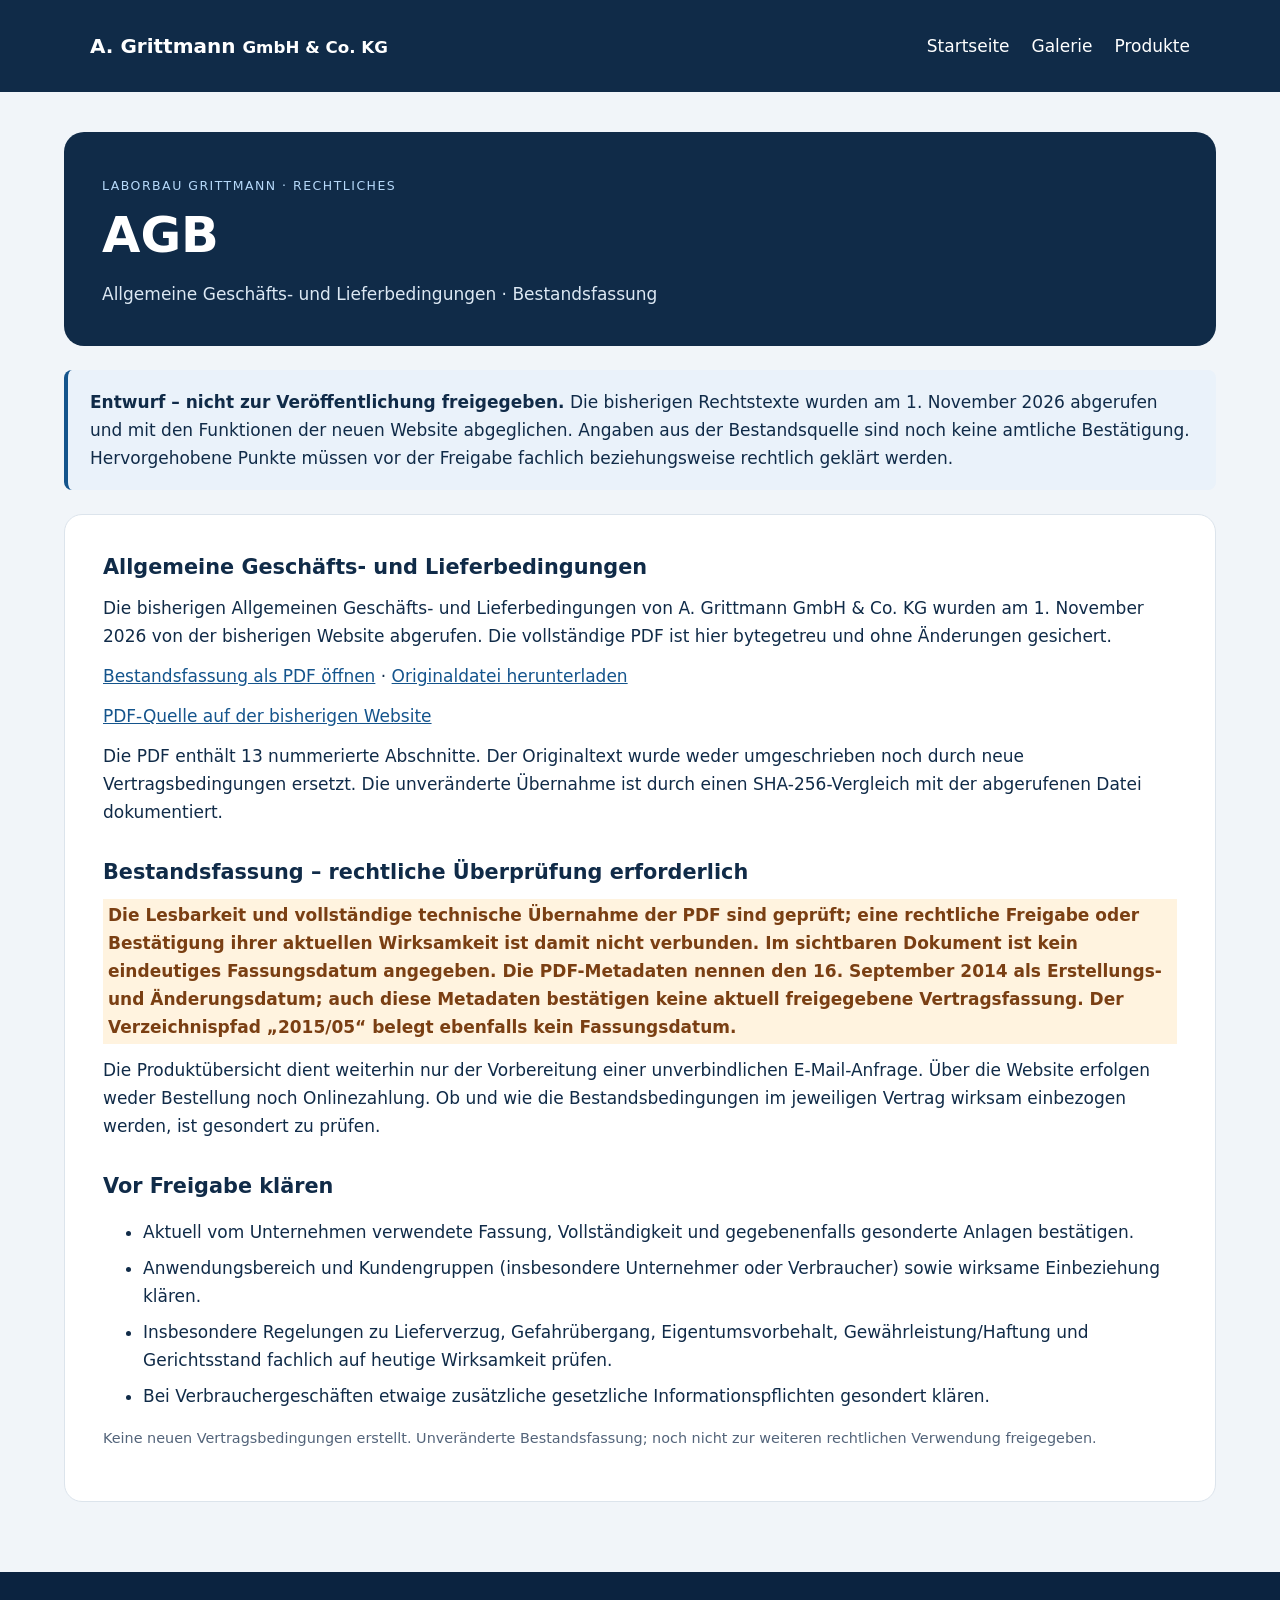
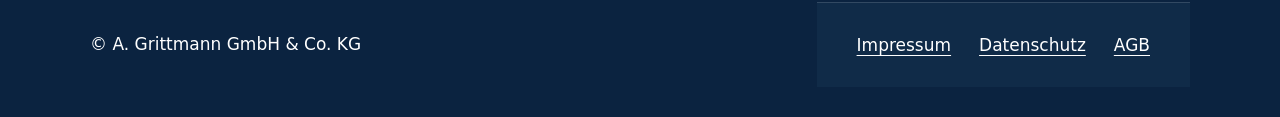
<file: agb.html>
<!doctype html>
<html lang="de"><head><meta charset="utf-8"><meta name="viewport" content="width=device-width, initial-scale=1"><meta name="robots" content="noindex, nofollow"><title>AGB | Laborbau Grittmann</title><link rel="stylesheet" href="legal.css"><link href="theme.css" rel="stylesheet"/></head>
<body class="legal-page site-page page-legal"><header class="legal-header"><a class="legal-brand" href="index.html">A. Grittmann <small>GmbH &amp; Co. KG</small></a><nav aria-label="Hauptnavigation"><a href="index.html">Startseite</a><a href="galerie.html">Galerie</a><a href="shop.html">Produkte</a></nav></header>
<main class="legal-main"><div class="legal-hero"><span class="legal-eyebrow">Laborbau Grittmann · Rechtliches</span><h1>AGB</h1><p>Allgemeine Geschäfts- und Lieferbedingungen · Bestandsfassung</p></div><aside class="legal-notice"><strong>Entwurf – nicht zur Veröffentlichung freigegeben.</strong> Die bisherigen Rechtstexte wurden am 1. November 2026 abgerufen und mit den Funktionen der neuen Website abgeglichen. Angaben aus der Bestandsquelle sind noch keine amtliche Bestätigung. Hervorgehobene Punkte müssen vor der Freigabe fachlich beziehungsweise rechtlich geklärt werden.</aside><article class="legal-content"><h2>Allgemeine Geschäfts- und Lieferbedingungen</h2><p>Die bisherigen Allgemeinen Geschäfts- und Lieferbedingungen von A. Grittmann GmbH &amp; Co. KG wurden am 1. November 2026 von der bisherigen Website abgerufen. Die vollständige PDF ist hier bytegetreu und ohne Änderungen gesichert.</p><p><a href="dokumente/agb-bestandsfassung.pdf">Bestandsfassung als PDF öffnen</a> · <a href="dokumente/agb-bestandsfassung.pdf" download>Originaldatei herunterladen</a></p><p><a href="https://laborbau-grittmann.de/wp-content/uploads/2015/05/ALLGEMEINE-GESCH%C3%84FTS-u.-LIEFERBEDINGUNGEN.pdf">PDF-Quelle auf der bisherigen Website</a></p><p>Die PDF enthält 13 nummerierte Abschnitte. Der Originaltext wurde weder umgeschrieben noch durch neue Vertragsbedingungen ersetzt. Die unveränderte Übernahme ist durch einen SHA-256-Vergleich mit der abgerufenen Datei dokumentiert.</p><h2>Bestandsfassung – rechtliche Überprüfung erforderlich</h2><p class="legal-review">Die Lesbarkeit und vollständige technische Übernahme der PDF sind geprüft; eine rechtliche Freigabe oder Bestätigung ihrer aktuellen Wirksamkeit ist damit nicht verbunden. Im sichtbaren Dokument ist kein eindeutiges Fassungsdatum angegeben. Die PDF-Metadaten nennen den 16. September 2014 als Erstellungs- und Änderungsdatum; auch diese Metadaten bestätigen keine aktuell freigegebene Vertragsfassung. Der Verzeichnispfad „2015/05“ belegt ebenfalls kein Fassungsdatum.</p><p>Die Produktübersicht dient weiterhin nur der Vorbereitung einer unverbindlichen E-Mail-Anfrage. Über die Website erfolgen weder Bestellung noch Onlinezahlung. Ob und wie die Bestandsbedingungen im jeweiligen Vertrag wirksam einbezogen werden, ist gesondert zu prüfen.</p><h2>Vor Freigabe klären</h2><ul><li>Aktuell vom Unternehmen verwendete Fassung, Vollständigkeit und gegebenenfalls gesonderte Anlagen bestätigen.</li><li>Anwendungsbereich und Kundengruppen (insbesondere Unternehmer oder Verbraucher) sowie wirksame Einbeziehung klären.</li><li>Insbesondere Regelungen zu Lieferverzug, Gefahrübergang, Eigentumsvorbehalt, Gewährleistung/Haftung und Gerichtsstand fachlich auf heutige Wirksamkeit prüfen.</li><li>Bei Verbrauchergeschäften etwaige zusätzliche gesetzliche Informationspflichten gesondert klären.</li></ul><p class="legal-source">Keine neuen Vertragsbedingungen erstellt. Unveränderte Bestandsfassung; noch nicht zur weiteren rechtlichen Verwendung freigegeben.</p></article></main>
<footer><span>© A. Grittmann GmbH &amp; Co. KG</span><nav class="legal-footer-links" aria-label="Rechtliche Informationen"><a href="impressum.html">Impressum</a><a href="datenschutz.html">Datenschutz</a><a href="agb.html">AGB</a></nav></footer></body></html>
</file>
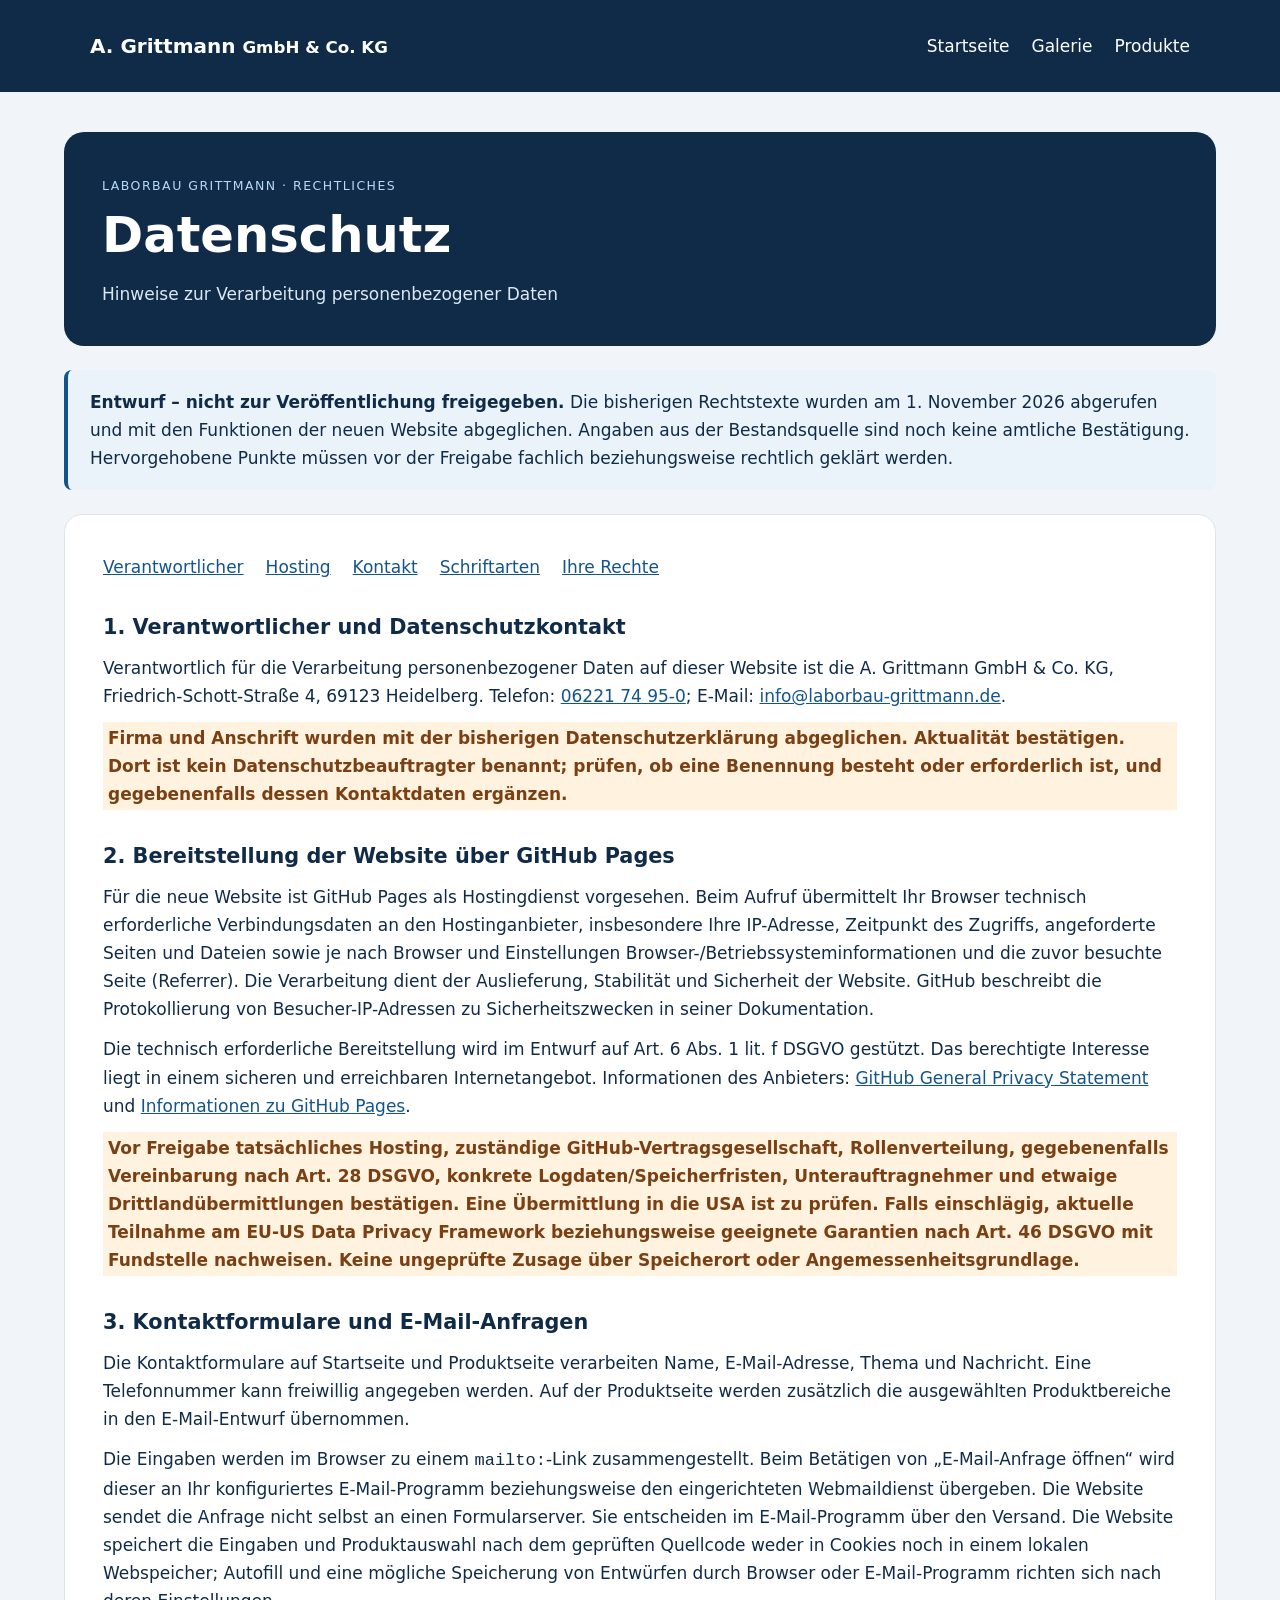
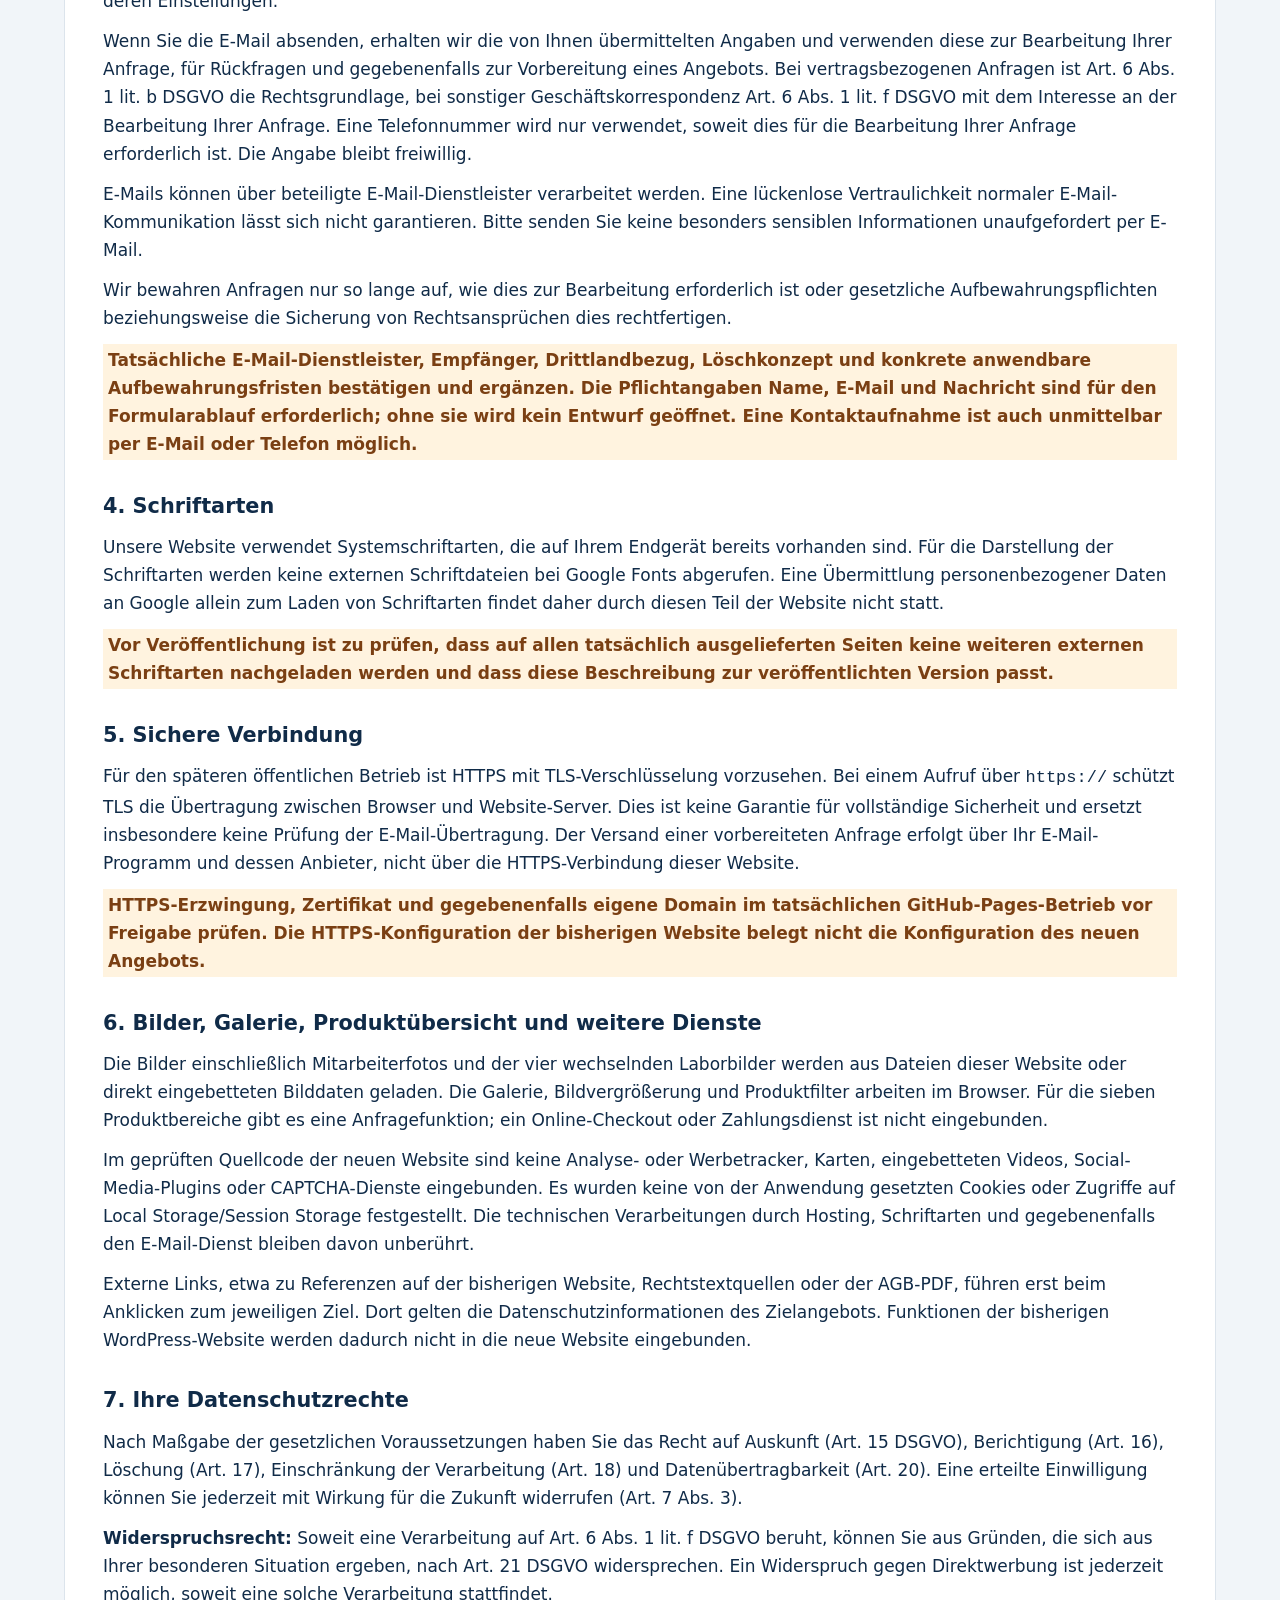
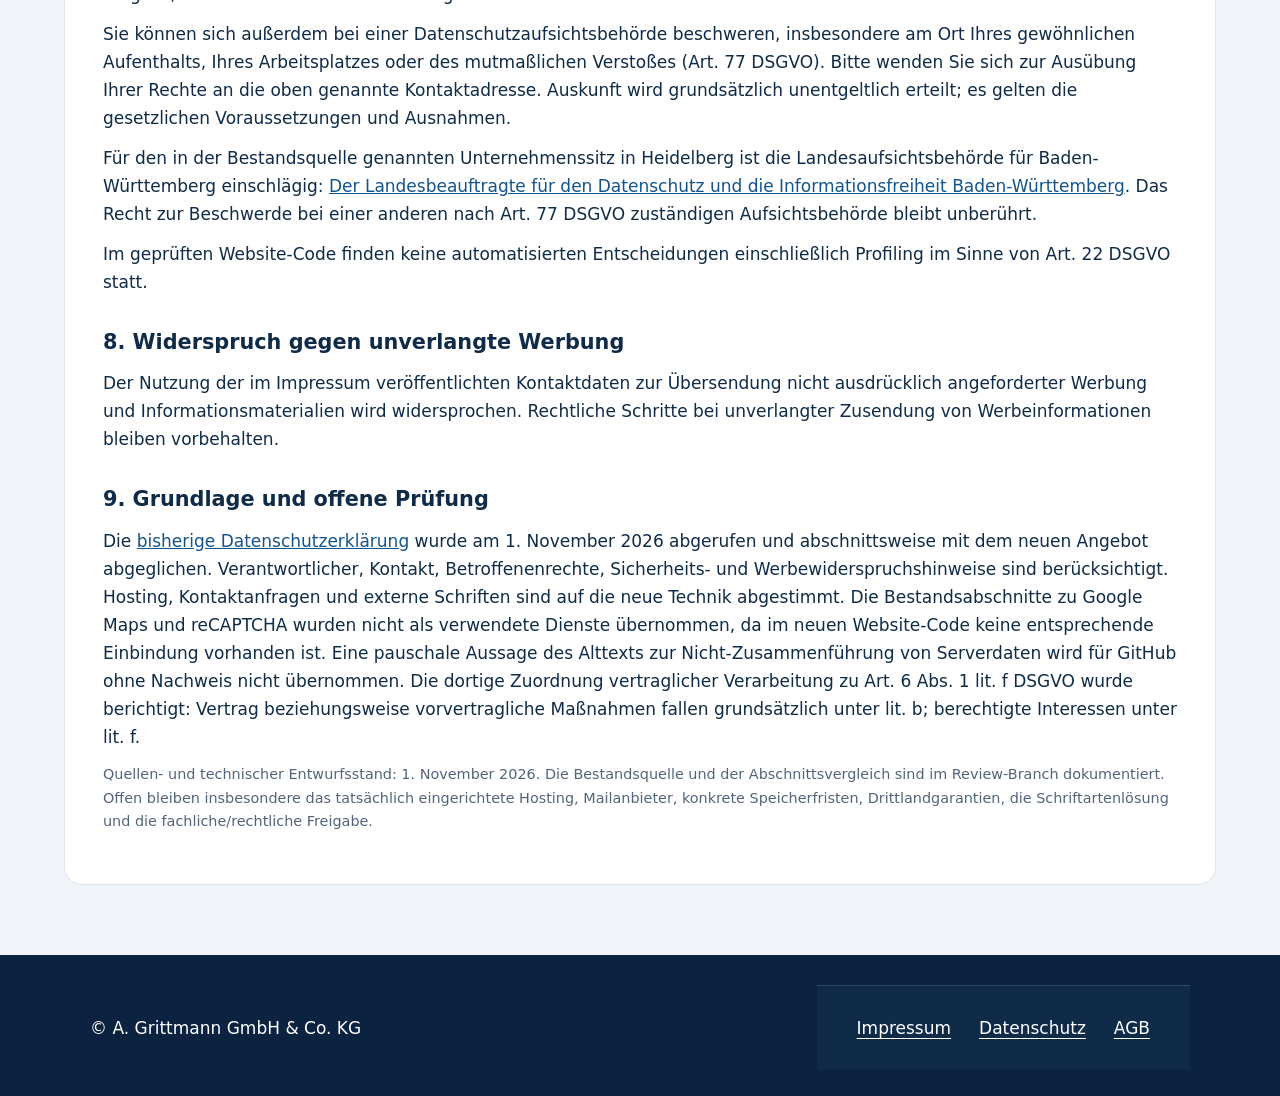
<file: datenschutz.html>
<!doctype html>
<html lang="de"><head><meta charset="utf-8"><meta name="viewport" content="width=device-width, initial-scale=1"><meta name="robots" content="noindex, nofollow"><title>Datenschutz | Laborbau Grittmann</title><link rel="stylesheet" href="legal.css"><link href="theme.css" rel="stylesheet"/></head>
<body class="legal-page site-page page-legal"><header class="legal-header"><a class="legal-brand" href="index.html">A. Grittmann <small>GmbH &amp; Co. KG</small></a><nav aria-label="Hauptnavigation"><a href="index.html">Startseite</a><a href="galerie.html">Galerie</a><a href="shop.html">Produkte</a></nav></header>
<main class="legal-main"><div class="legal-hero"><span class="legal-eyebrow">Laborbau Grittmann · Rechtliches</span><h1>Datenschutz</h1><p>Hinweise zur Verarbeitung personenbezogener Daten</p></div><aside class="legal-notice"><strong>Entwurf – nicht zur Veröffentlichung freigegeben.</strong> Die bisherigen Rechtstexte wurden am 1. November 2026 abgerufen und mit den Funktionen der neuen Website abgeglichen. Angaben aus der Bestandsquelle sind noch keine amtliche Bestätigung. Hervorgehobene Punkte müssen vor der Freigabe fachlich beziehungsweise rechtlich geklärt werden.</aside><article class="legal-content"><nav class="legal-toc" aria-label="Inhalt der Datenschutzhinweise"><a href="#verantwortlich">Verantwortlicher</a><a href="#hosting">Hosting</a><a href="#kontakt">Kontakt</a><a href="#schriften">Schriftarten</a><a href="#rechte">Ihre Rechte</a></nav>
<h2 id="verantwortlich">1. Verantwortlicher und Datenschutzkontakt</h2><p>Verantwortlich für die Verarbeitung personenbezogener Daten auf dieser Website ist die A. Grittmann GmbH &amp; Co. KG, Friedrich-Schott-Straße 4, 69123 Heidelberg. Telefon: <a href="tel:+49622174950">06221 74 95-0</a>; E-Mail: <a href="mailto:info@laborbau-grittmann.de">info@laborbau-grittmann.de</a>.</p><p class="legal-review">Firma und Anschrift wurden mit der bisherigen Datenschutzerklärung abgeglichen. Aktualität bestätigen. Dort ist kein Datenschutzbeauftragter benannt; prüfen, ob eine Benennung besteht oder erforderlich ist, und gegebenenfalls dessen Kontaktdaten ergänzen.</p>
<h2 id="hosting">2. Bereitstellung der Website über GitHub Pages</h2><p>Für die neue Website ist GitHub Pages als Hostingdienst vorgesehen. Beim Aufruf übermittelt Ihr Browser technisch erforderliche Verbindungsdaten an den Hostinganbieter, insbesondere Ihre IP-Adresse, Zeitpunkt des Zugriffs, angeforderte Seiten und Dateien sowie je nach Browser und Einstellungen Browser-/Betriebssysteminformationen und die zuvor besuchte Seite (Referrer). Die Verarbeitung dient der Auslieferung, Stabilität und Sicherheit der Website. GitHub beschreibt die Protokollierung von Besucher-IP-Adressen zu Sicherheitszwecken in seiner Dokumentation.</p><p>Die technisch erforderliche Bereitstellung wird im Entwurf auf Art. 6 Abs. 1 lit. f DSGVO gestützt. Das berechtigte Interesse liegt in einem sicheren und erreichbaren Internetangebot. Informationen des Anbieters: <a href="https://docs.github.com/en/site-policy/privacy-policies/github-general-privacy-statement">GitHub General Privacy Statement</a> und <a href="https://docs.github.com/en/pages/getting-started-with-github-pages/about-github-pages">Informationen zu GitHub Pages</a>.</p><p class="legal-review">Vor Freigabe tatsächliches Hosting, zuständige GitHub-Vertragsgesellschaft, Rollenverteilung, gegebenenfalls Vereinbarung nach Art. 28 DSGVO, konkrete Logdaten/Speicherfristen, Unterauftragnehmer und etwaige Drittlandübermittlungen bestätigen. Eine Übermittlung in die USA ist zu prüfen. Falls einschlägig, aktuelle Teilnahme am EU-US Data Privacy Framework beziehungsweise geeignete Garantien nach Art. 46 DSGVO mit Fundstelle nachweisen. Keine ungeprüfte Zusage über Speicherort oder Angemessenheitsgrundlage.</p>
<h2 id="kontakt">3. Kontaktformulare und E-Mail-Anfragen</h2><p>Die Kontaktformulare auf Startseite und Produktseite verarbeiten Name, E-Mail-Adresse, Thema und Nachricht. Eine Telefonnummer kann freiwillig angegeben werden. Auf der Produktseite werden zusätzlich die ausgewählten Produktbereiche in den E-Mail-Entwurf übernommen.</p><p>Die Eingaben werden im Browser zu einem <code>mailto:</code>-Link zusammengestellt. Beim Betätigen von „E-Mail-Anfrage öffnen“ wird dieser an Ihr konfiguriertes E-Mail-Programm beziehungsweise den eingerichteten Webmaildienst übergeben. Die Website sendet die Anfrage nicht selbst an einen Formularserver. Sie entscheiden im E-Mail-Programm über den Versand. Die Website speichert die Eingaben und Produktauswahl nach dem geprüften Quellcode weder in Cookies noch in einem lokalen Webspeicher; Autofill und eine mögliche Speicherung von Entwürfen durch Browser oder E-Mail-Programm richten sich nach deren Einstellungen.</p><p>Wenn Sie die E-Mail absenden, erhalten wir die von Ihnen übermittelten Angaben und verwenden diese zur Bearbeitung Ihrer Anfrage, für Rückfragen und gegebenenfalls zur Vorbereitung eines Angebots. Bei vertragsbezogenen Anfragen ist Art. 6 Abs. 1 lit. b DSGVO die Rechtsgrundlage, bei sonstiger Geschäftskorrespondenz Art. 6 Abs. 1 lit. f DSGVO mit dem Interesse an der Bearbeitung Ihrer Anfrage. Eine Telefonnummer wird nur verwendet, soweit dies für die Bearbeitung Ihrer Anfrage erforderlich ist. Die Angabe bleibt freiwillig.</p><p>E-Mails können über beteiligte E-Mail-Dienstleister verarbeitet werden. Eine lückenlose Vertraulichkeit normaler E-Mail-Kommunikation lässt sich nicht garantieren. Bitte senden Sie keine besonders sensiblen Informationen unaufgefordert per E-Mail.</p><p>Wir bewahren Anfragen nur so lange auf, wie dies zur Bearbeitung erforderlich ist oder gesetzliche Aufbewahrungspflichten beziehungsweise die Sicherung von Rechtsansprüchen dies rechtfertigen.</p><p class="legal-review">Tatsächliche E-Mail-Dienstleister, Empfänger, Drittlandbezug, Löschkonzept und konkrete anwendbare Aufbewahrungsfristen bestätigen und ergänzen. Die Pflichtangaben Name, E-Mail und Nachricht sind für den Formularablauf erforderlich; ohne sie wird kein Entwurf geöffnet. Eine Kontaktaufnahme ist auch unmittelbar per E-Mail oder Telefon möglich.</p>
<h2 id="schriften">4. Schriftarten</h2><p>Unsere Website verwendet Systemschriftarten, die auf Ihrem Endgerät bereits vorhanden sind. Für die Darstellung der Schriftarten werden keine externen Schriftdateien bei Google Fonts abgerufen. Eine Übermittlung personenbezogener Daten an Google allein zum Laden von Schriftarten findet daher durch diesen Teil der Website nicht statt.</p><p class="legal-review">Vor Veröffentlichung ist zu prüfen, dass auf allen tatsächlich ausgelieferten Seiten keine weiteren externen Schriftarten nachgeladen werden und dass diese Beschreibung zur veröffentlichten Version passt.</p>
<h2>5. Sichere Verbindung</h2><p>Für den späteren öffentlichen Betrieb ist HTTPS mit TLS-Verschlüsselung vorzusehen. Bei einem Aufruf über <code>https://</code> schützt TLS die Übertragung zwischen Browser und Website-Server. Dies ist keine Garantie für vollständige Sicherheit und ersetzt insbesondere keine Prüfung der E-Mail-Übertragung. Der Versand einer vorbereiteten Anfrage erfolgt über Ihr E-Mail-Programm und dessen Anbieter, nicht über die HTTPS-Verbindung dieser Website.</p><p class="legal-review">HTTPS-Erzwingung, Zertifikat und gegebenenfalls eigene Domain im tatsächlichen GitHub-Pages-Betrieb vor Freigabe prüfen. Die HTTPS-Konfiguration der bisherigen Website belegt nicht die Konfiguration des neuen Angebots.</p>
<h2>6. Bilder, Galerie, Produktübersicht und weitere Dienste</h2><p>Die Bilder einschließlich Mitarbeiterfotos und der vier wechselnden Laborbilder werden aus Dateien dieser Website oder direkt eingebetteten Bilddaten geladen. Die Galerie, Bildvergrößerung und Produktfilter arbeiten im Browser. Für die sieben Produktbereiche gibt es eine Anfragefunktion; ein Online-Checkout oder Zahlungsdienst ist nicht eingebunden.</p><p>Im geprüften Quellcode der neuen Website sind keine Analyse- oder Werbetracker, Karten, eingebetteten Videos, Social-Media-Plugins oder CAPTCHA-Dienste eingebunden. Es wurden keine von der Anwendung gesetzten Cookies oder Zugriffe auf Local Storage/Session Storage festgestellt. Die technischen Verarbeitungen durch Hosting, Schriftarten und gegebenenfalls den E-Mail-Dienst bleiben davon unberührt.</p><p>Externe Links, etwa zu Referenzen auf der bisherigen Website, Rechtstextquellen oder der AGB-PDF, führen erst beim Anklicken zum jeweiligen Ziel. Dort gelten die Datenschutzinformationen des Zielangebots. Funktionen der bisherigen WordPress-Website werden dadurch nicht in die neue Website eingebunden.</p>
<h2 id="rechte">7. Ihre Datenschutzrechte</h2><p>Nach Maßgabe der gesetzlichen Voraussetzungen haben Sie das Recht auf Auskunft (Art. 15 DSGVO), Berichtigung (Art. 16), Löschung (Art. 17), Einschränkung der Verarbeitung (Art. 18) und Datenübertragbarkeit (Art. 20). Eine erteilte Einwilligung können Sie jederzeit mit Wirkung für die Zukunft widerrufen (Art. 7 Abs. 3).</p><p><strong>Widerspruchsrecht:</strong> Soweit eine Verarbeitung auf Art. 6 Abs. 1 lit. f DSGVO beruht, können Sie aus Gründen, die sich aus Ihrer besonderen Situation ergeben, nach Art. 21 DSGVO widersprechen. Ein Widerspruch gegen Direktwerbung ist jederzeit möglich, soweit eine solche Verarbeitung stattfindet.</p><p>Sie können sich außerdem bei einer Datenschutzaufsichtsbehörde beschweren, insbesondere am Ort Ihres gewöhnlichen Aufenthalts, Ihres Arbeitsplatzes oder des mutmaßlichen Verstoßes (Art. 77 DSGVO). Bitte wenden Sie sich zur Ausübung Ihrer Rechte an die oben genannte Kontaktadresse. Auskunft wird grundsätzlich unentgeltlich erteilt; es gelten die gesetzlichen Voraussetzungen und Ausnahmen.</p><p>Für den in der Bestandsquelle genannten Unternehmenssitz in Heidelberg ist die Landesaufsichtsbehörde für Baden-Württemberg einschlägig: <a href="https://www.baden-wuerttemberg.datenschutz.de/">Der Landesbeauftragte für den Datenschutz und die Informationsfreiheit Baden-Württemberg</a>. Das Recht zur Beschwerde bei einer anderen nach Art. 77 DSGVO zuständigen Aufsichtsbehörde bleibt unberührt.</p><p>Im geprüften Website-Code finden keine automatisierten Entscheidungen einschließlich Profiling im Sinne von Art. 22 DSGVO statt.</p>
<h2>8. Widerspruch gegen unverlangte Werbung</h2><p>Der Nutzung der im Impressum veröffentlichten Kontaktdaten zur Übersendung nicht ausdrücklich angeforderter Werbung und Informationsmaterialien wird widersprochen. Rechtliche Schritte bei unverlangter Zusendung von Werbeinformationen bleiben vorbehalten.</p>
<h2>9. Grundlage und offene Prüfung</h2><p>Die <a href="https://laborbau-grittmann.de/datenschutzerklaerung/">bisherige Datenschutzerklärung</a> wurde am 1. November 2026 abgerufen und abschnittsweise mit dem neuen Angebot abgeglichen. Verantwortlicher, Kontakt, Betroffenenrechte, Sicherheits- und Werbewiderspruchshinweise sind berücksichtigt. Hosting, Kontaktanfragen und externe Schriften sind auf die neue Technik abgestimmt. Die Bestandsabschnitte zu Google Maps und reCAPTCHA wurden nicht als verwendete Dienste übernommen, da im neuen Website-Code keine entsprechende Einbindung vorhanden ist. Eine pauschale Aussage des Alttexts zur Nicht-Zusammenführung von Serverdaten wird für GitHub ohne Nachweis nicht übernommen. Die dortige Zuordnung vertraglicher Verarbeitung zu Art. 6 Abs. 1 lit. f DSGVO wurde berichtigt: Vertrag beziehungsweise vorvertragliche Maßnahmen fallen grundsätzlich unter lit. b; berechtigte Interessen unter lit. f.</p><p class="legal-source">Quellen- und technischer Entwurfsstand: 1. November 2026. Die Bestandsquelle und der Abschnittsvergleich sind im Review-Branch dokumentiert. Offen bleiben insbesondere das tatsächlich eingerichtete Hosting, Mailanbieter, konkrete Speicherfristen, Drittlandgarantien, die Schriftartenlösung und die fachliche/rechtliche Freigabe.</p></article></main>
<footer><span>© A. Grittmann GmbH &amp; Co. KG</span><nav class="legal-footer-links" aria-label="Rechtliche Informationen"><a href="impressum.html">Impressum</a><a href="datenschutz.html">Datenschutz</a><a href="agb.html">AGB</a></nav></footer></body></html>
</file>
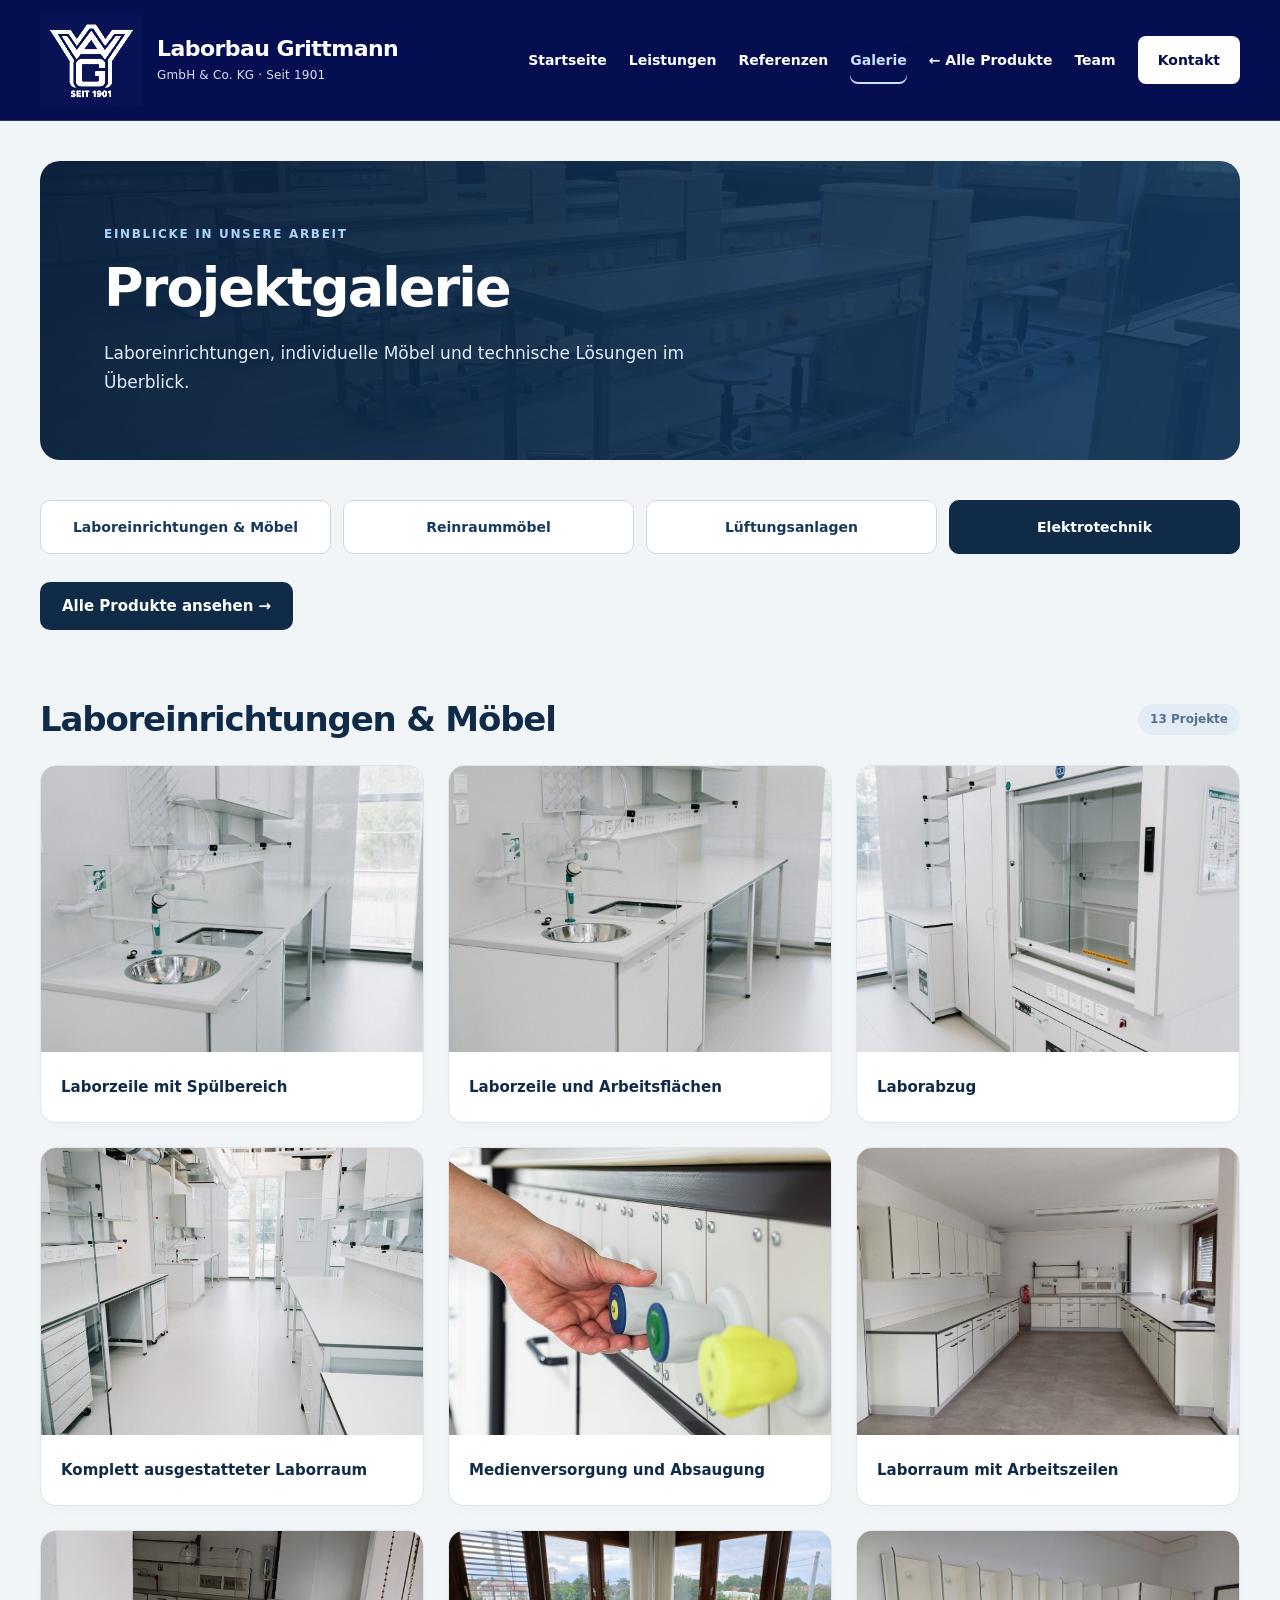
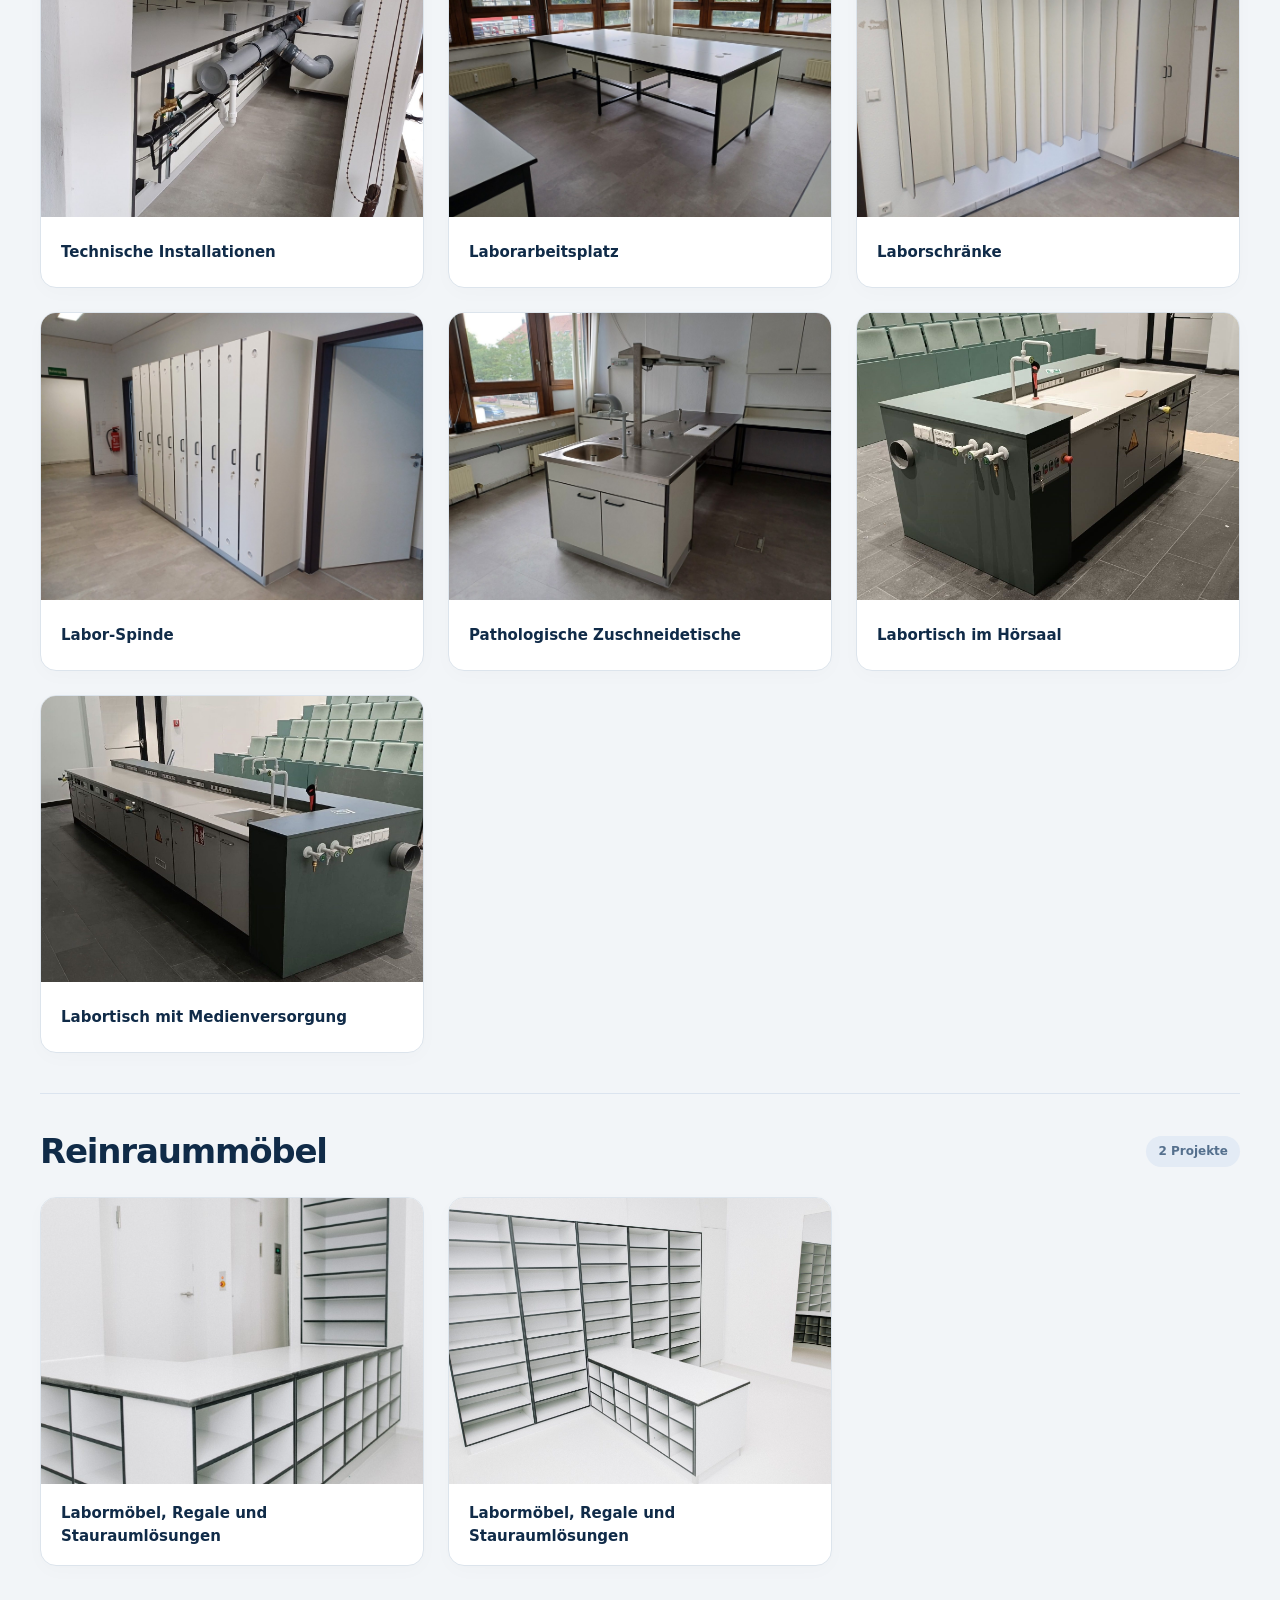
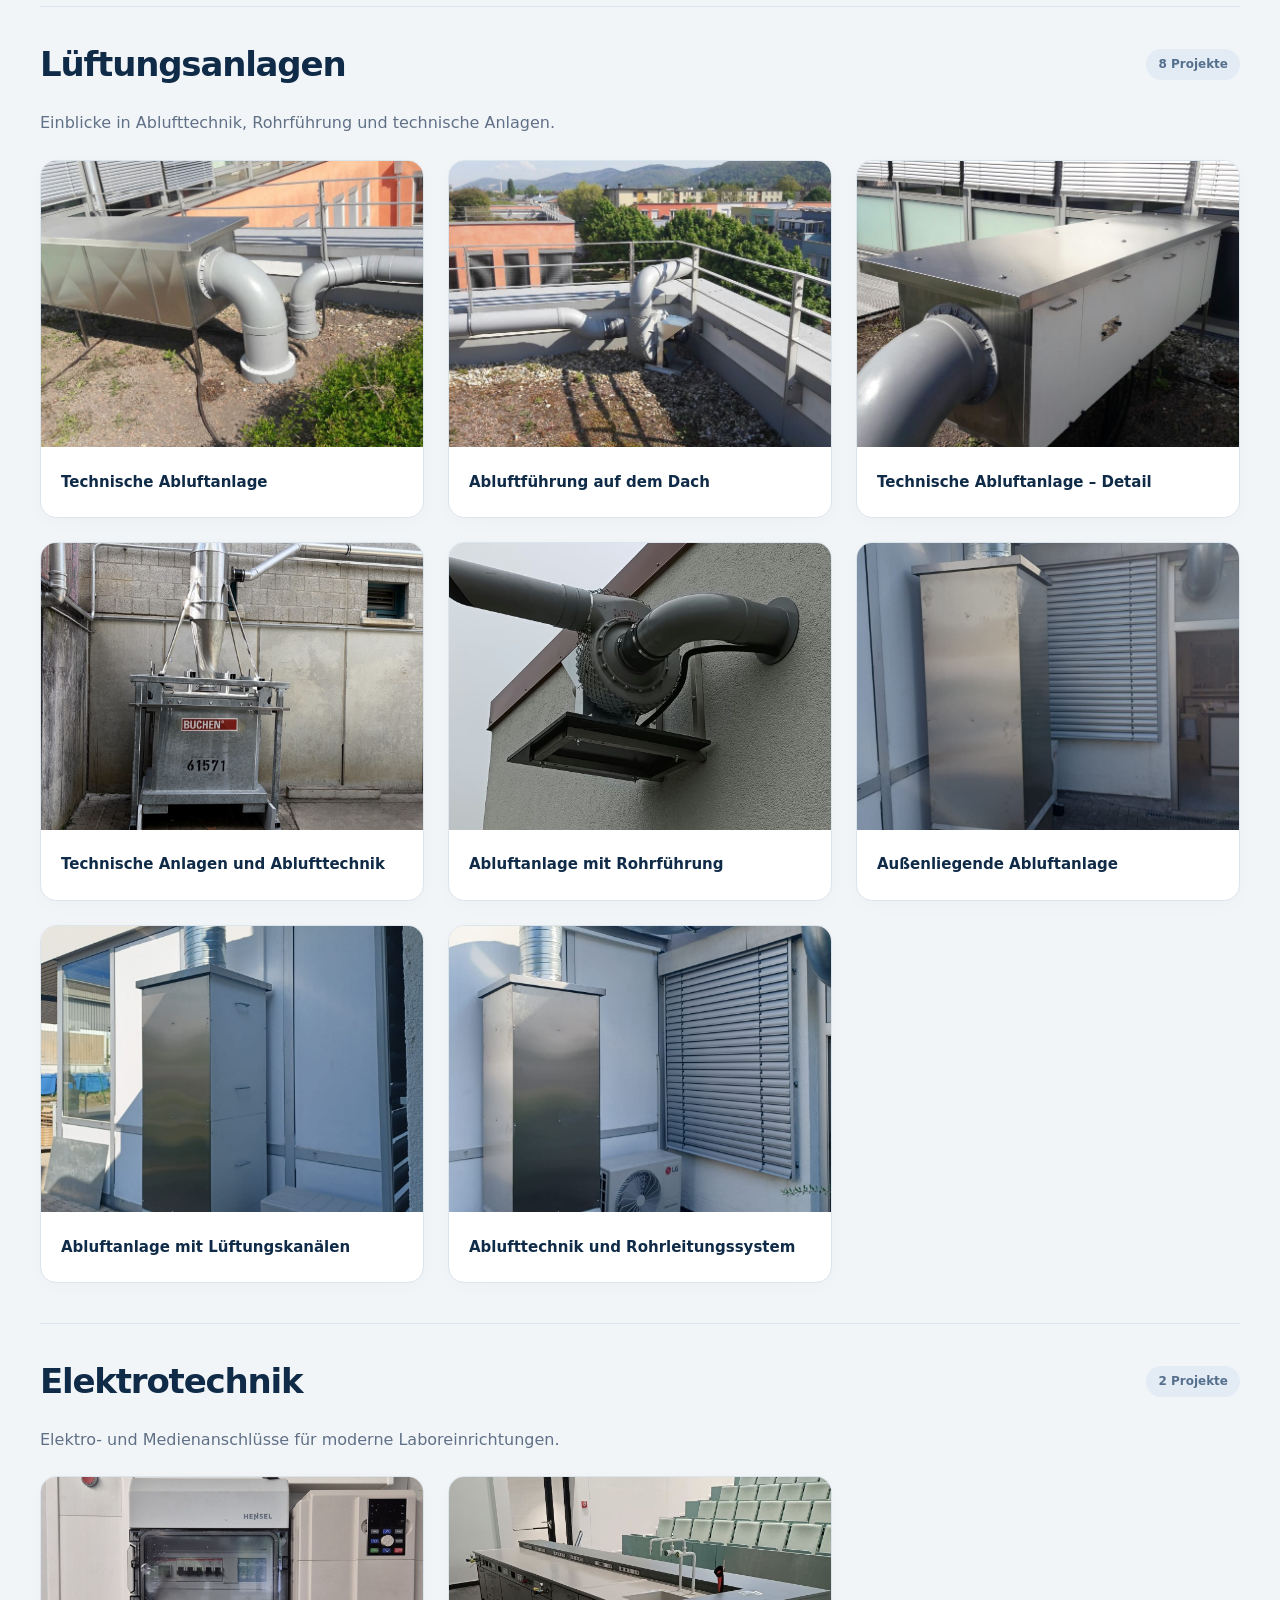
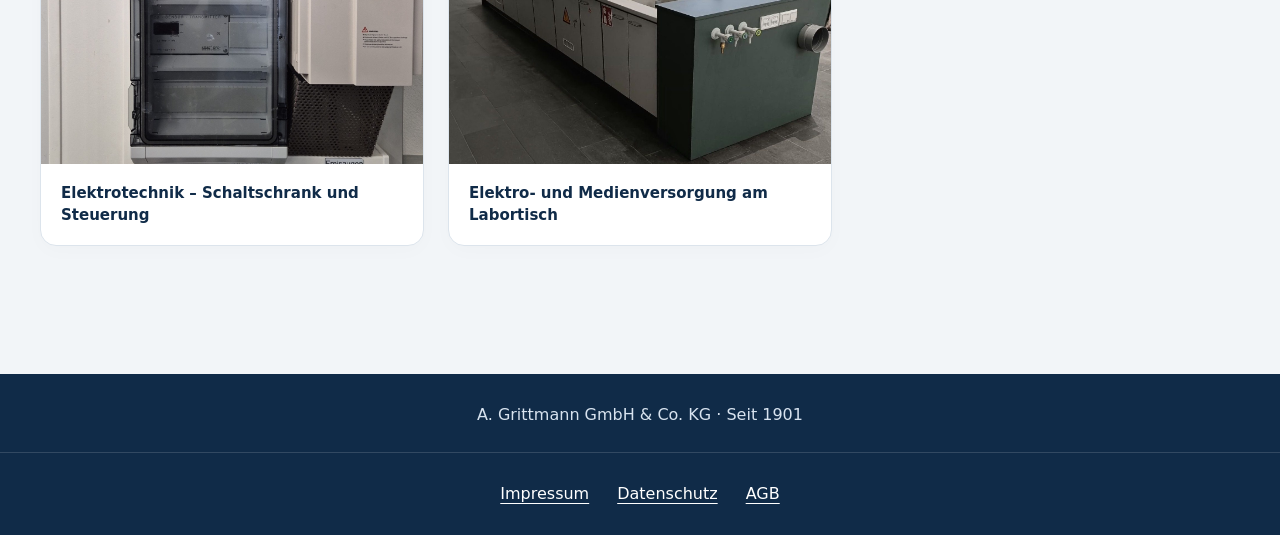
<file: galerie.html>
<!DOCTYPE html>

<html lang="de"><head><meta charset="utf-8"/><meta content="width=device-width,initial-scale=1" name="viewport"/><title>Projektgalerie | A. Grittmann</title><meta content="Einblicke in Laboreinrichtungen und technische Lösungen von A. Grittmann." name="description"/><style>*{box-sizing:border-box}body{margin:0;font-family:system-ui,-apple-system,sans-serif;color:#152e50;background:#f4f6fa}header{background:white;border-bottom:1px solid #e2e8f0;padding:18px 5%}header a{color:#152e50;text-decoration:none;font-weight:750;display:inline-flex;align-items:center;gap:14px}header img{height:54px;max-width:220px;width:auto;object-fit:contain}.brand-name{display:flex;flex-direction:column;line-height:1.1}.brand-name strong{font-size:1.35rem;letter-spacing:.02em}.brand-name small{font-size:.76rem;font-weight:600;color:#60799e;margin-top:5px}.back-link{margin-left:auto;font-size:.92rem}@media(max-width:520px){header img{height:40px;max-width:110px}.brand-name strong{font-size:1.08rem}.back-link{font-size:.78rem}}main{max-width:1180px;margin:auto;padding:50px 22px 80px}.eyebrow{letter-spacing:.18em;text-transform:uppercase;font-size:.8rem;color:#60799e;font-weight:700}h1{font-size:clamp(2rem,5vw,3.5rem);margin:.5rem 0}p{color:#607086;line-height:1.6}.gallery{display:grid;grid-template-columns:repeat(auto-fit,minmax(250px,1fr));gap:20px;margin-top:35px}.category-nav{display:flex;gap:12px;flex-wrap:wrap;margin:26px 0}.category-nav a{background:white;border:1px solid #d8e1ed;border-radius:999px;padding:10px 17px;text-decoration:none;color:#152e50;font-weight:700}.category-nav a:hover{background:#e7edf7}.section-title{font-size:clamp(1.5rem,3vw,2rem);margin:46px 0 0;scroll-margin-top:24px}.gallery{margin-top:20px}figure{margin:0;background:white;border:1px solid #e0e5ec;border-radius:13px;overflow:hidden}figure img{display:block;width:100%;height:260px;object-fit:cover}figcaption{padding:15px 17px;font-weight:650}footer{text-align:center;padding:28px;color:#607086}figure img{cursor:zoom-in}figure img:focus-visible{outline:3px solid #1e5797;outline-offset:-3px}.lightbox{border:0;padding:0;background:transparent;max-width:96vw;max-height:96dvh;color:white}.lightbox::backdrop{background:rgba(7,17,34,.93)}.lightbox-content{position:relative;display:flex;flex-direction:column;align-items:center;gap:12px;max-height:96dvh}.lightbox img{max-width:94vw;max-height:82dvh;width:auto;height:auto;object-fit:contain}.lightbox p{color:white;text-align:center;margin:0 45px 12px}.lightbox-close{position:absolute;top:4px;right:4px;border:0;background:#fff;color:#152e50;border-radius:50%;font-size:26px;width:42px;height:42px;cursor:pointer;z-index:2}.lightbox img{cursor:zoom-out}</style><style id="grittmann-zoom-style">main img:not([src*="logo"]){cursor:zoom-in}#grittmann-zoom{position:fixed;inset:0;z-index:99999;display:none;align-items:center;justify-content:center;flex-direction:column;gap:10px;background:rgba(4,14,30,.95);padding:60px 12px 22px;box-sizing:border-box}#grittmann-zoom.is-open{display:flex}#grittmann-zoom img{display:block;max-width:96vw;max-height:calc(100dvh - 140px);width:auto;height:auto;object-fit:contain;cursor:default}#grittmann-zoom button{position:absolute;right:15px;top:15px;border:0;border-radius:50%;background:#fff;color:#122b4c;font-size:30px;line-height:1;width:46px;height:46px;cursor:pointer}#grittmann-zoom p{color:#fff;text-align:center;margin:0;font-size:15px;max-width:90vw}body.grittmann-zoom-open{overflow:hidden}</style><style>
/* Galerie-Redesign 2026: eigenständig, ohne Produktseite anzufassen */
:root{--navy:#102b4e;--blue:#1c4f83;--paper:#f3f6fb}
html{scroll-behavior:smooth}
body{background:var(--paper);color:var(--navy)}
header{position:relative;z-index:2;box-shadow:0 5px 24px rgba(15,37,66,.06)}
main{max-width:1280px;padding:30px clamp(16px,4vw,54px) 90px}
.gallery-intro{position:relative;overflow:hidden;isolation:isolate;background:linear-gradient(115deg,rgba(9,32,61,.94),rgba(18,58,96,.88)),url('laborraum-labortische.jpg') center/cover;border-radius:24px;padding:clamp(35px,7vw,90px) clamp(25px,6vw,80px);margin:8px 0 25px;box-shadow:0 18px 42px rgba(16,43,78,.17)}
.gallery-intro .eyebrow{color:#a8d4ff;letter-spacing:.19em}
.gallery-intro h1{color:#fff;font-weight:850;font-size:clamp(2.35rem,6vw,4.6rem);letter-spacing:-.045em;line-height:1.08;margin:16px 0}
.gallery-intro p{color:#e1edfa;font-size:clamp(1rem,2vw,1.2rem);max-width:640px;margin-bottom:0}
.category-nav{position:sticky;top:0;z-index:10;display:flex;flex-wrap:nowrap;overflow-x:auto;scrollbar-width:thin;gap:10px;padding:15px 2px;background:rgba(243,246,251,.96);backdrop-filter:blur(12px);margin:10px 0 8px}
.category-nav a{white-space:nowrap;border-radius:12px;padding:12px 18px;box-shadow:0 2px 8px rgba(15,37,66,.05);transition:background .2s,color .2s,transform .2s}
.category-nav a:hover,.category-nav a:focus-visible{background:var(--navy);color:white;transform:translateY(-1px)}
.project-section{scroll-margin-top:90px;padding:18px 0 42px;border-bottom:1px solid #dbe4ef}
.project-section:last-of-type{border-bottom:0}
.section-title{display:flex;align-items:center;justify-content:space-between;gap:12px;font-size:clamp(1.6rem,3vw,2.25rem);letter-spacing:-.035em;margin:20px 0 14px}
.image-count{font-size:.78rem;letter-spacing:0;color:#55708d;background:#e3ebf5;border-radius:100px;padding:7px 12px;white-space:nowrap;font-weight:700}
.gallery{grid-template-columns:repeat(3,minmax(0,1fr));gap:19px;margin-top:20px}
figure{border:1px solid #e1e8f0;border-radius:18px;box-shadow:0 5px 18px rgba(13,42,72,.07);transition:transform .22s ease,box-shadow .22s ease}
figure:hover{transform:translateY(-4px);box-shadow:0 16px 30px rgba(13,42,72,.14)}
figure img{height:250px;object-fit:cover;background:#e7edf5}
figcaption{font-size:.96rem;min-height:60px;display:flex;align-items:center}
@media(max-width:800px){.gallery{grid-template-columns:repeat(2,minmax(0,1fr))}figure img{height:220px}}
@media(max-width:560px){main{padding:16px 14px 65px}.gallery-intro{border-radius:18px;padding:45px 23px}.category-nav{margin:5px -14px 0;padding:13px 14px}.category-nav a{font-size:.84rem;padding:11px 13px}.gallery{grid-template-columns:repeat(2,minmax(0,1fr));gap:11px}figure{border-radius:12px}figure img{height:150px}figcaption{font-size:.82rem;padding:11px;min-height:65px}.section-title{align-items:flex-start}.image-count{font-size:.69rem;padding:6px 9px}}
@media(max-width:370px){.gallery{grid-template-columns:1fr}figure img{height:220px}}
@media(prefers-reduced-motion:reduce){html{scroll-behavior:auto}figure,.category-nav a{transition:none}}
</style><style>
/* Kompakte, mobile Galerienavigation – Korrektur */
header{display:flex;align-items:center;justify-content:space-between;gap:12px;padding:14px clamp(16px,4vw,40px)}
header>a:first-child{min-width:0;flex:0 1 auto;gap:12px}
header .back-link{flex:0 0 auto;margin:0;text-decoration:none;color:#163a64;font-size:.92rem;font-weight:750;border:1px solid #d7e2ee;border-radius:10px;padding:10px 14px;background:#f5f8fc}
main{padding-top:18px}
.gallery-intro{margin:0 0 18px;padding:clamp(24px,4vw,54px);min-height:0}
.gallery-intro h1{font-size:clamp(2rem,5vw,3.5rem);margin:8px 0 12px}
.gallery-intro p{margin:0}
.category-nav{position:relative;top:auto;display:grid;grid-template-columns:repeat(4,minmax(0,1fr));overflow:visible;gap:9px;margin:14px 0;padding:0;background:transparent;backdrop-filter:none}
.category-nav a{display:flex;align-items:center;justify-content:center;text-align:center;white-space:normal;font-size:.9rem;line-height:1.25;border-radius:12px;padding:12px 8px;min-height:52px;text-decoration:none;color:#17395f}
.gallery-cta{margin:12px 0 22px;text-align:left}
.product-link{display:inline-flex;align-items:center;justify-content:center;text-decoration:none;background:#173b66;color:white;font-weight:750;border-radius:12px;padding:13px 18px;font-size:.95rem}
.project-section{scroll-margin-top:20px}
.section-title{font-size:clamp(1.3rem,2.6vw,1.9rem);line-height:1.25;overflow-wrap:anywhere}
@media(max-width:640px){
 header{padding:12px 15px}header img{height:43px;max-width:58px}.brand-name strong{font-size:.95rem;letter-spacing:0}.brand-name small{font-size:.72rem}header .back-link{font-size:.78rem;padding:9px 10px}
 main{padding:12px 14px 60px}.gallery-intro{padding:26px 19px;border-radius:16px}.gallery-intro h1{font-size:2.05rem}.gallery-intro p{font-size:.95rem}
 .category-nav{grid-template-columns:repeat(2,minmax(0,1fr));gap:8px;margin:12px 0}.category-nav a{font-size:.81rem;min-height:50px;padding:10px 7px}
 .gallery-cta{margin:12px 0 16px}.product-link{width:100%;font-size:.9rem}
 .project-section{padding-top:10px}.section-title{font-size:1.34rem;gap:8px}.image-count{font-size:.64rem;padding:5px 7px}
}
</style><link href="legal.css" rel="stylesheet"/><link href="theme.css" rel="stylesheet"/><link href="logo.css" rel="stylesheet"/></head><body class="site-page page-gallery"><a class="skip-link" href="#main-content">Zum Inhalt</a><header class="head"><div class="wrap headin"><a class="brand" aria-label="Laborbau Grittmann – Zur Startseite" href="index.html"><img class="site-logo" src="a_clean_graphic_logo_image_identical_to_the_given.png" alt="Laborbau Grittmann – Seit 1901" width="1199" height="1312" decoding="async"/><span class="brand-name"><strong>LABORBAU GRITTMANN</strong><small>Seit 1901</small></span></a><button type="button" aria-controls="nav" aria-expanded="false" aria-label="Menü öffnen" class="menu">☰</button><nav aria-label="Hauptnavigation" class="nav" id="nav"><a href="index.html">Startseite</a><a href="index.html#leistungen">Leistungen</a><a href="index.html#referenzen">Referenzen</a><a aria-current="page" href="galerie.html">Galerie</a><a href="shop.html#produktpalette">← Alle Produkte</a><a href="index.html#team">Team</a><a class="nav-cta" href="index.html#kontakt">Kontakt</a></nav></div></header><main id="main-content" tabindex="-1"><div class="gallery-intro"><div class="eyebrow">Einblicke in unsere Arbeit</div><h1>Projektgalerie</h1><p>Laboreinrichtungen, individuelle Möbel und technische Lösungen im Überblick.</p></div><nav aria-label="Galeriekategorien" class="category-nav" id="kategorien"><a aria-label="Zur Kategorie Laboreinrichtungen &amp; Möbel" href="#laboreinrichtungen">Laboreinrichtungen &amp; Möbel</a><a aria-label="Zur Kategorie Reinraummöbel" href="#reinraummoebel">Reinraummöbel</a><a aria-label="Zur Kategorie Lüftungsanlagen" href="#lueftungsanlagen">Lüftungsanlagen</a><a aria-label="Zur Kategorie Elektrotechnik" href="#elektrotechnik">Elektrotechnik</a></nav><div class="gallery-cta"><a class="product-link" href="shop.html#produktpalette">Alle Produkte ansehen →</a></div><section class="project-section" id="laboreinrichtungen"><h2 class="section-title">Laboreinrichtungen &amp; Möbel<span class="image-count">13 Projekte</span></h2><div class="gallery"><figure><img alt="Laborzeile mit Spülbereich" loading="lazy" src="projekt-01.jpg"/><figcaption>Laborzeile mit Spülbereich</figcaption></figure>
<figure><img alt="Laborzeile und Arbeitsflächen" loading="lazy" src="projekt-02.jpg"/><figcaption>Laborzeile und Arbeitsflächen</figcaption></figure>
<figure><img alt="Laborabzug" loading="lazy" src="projekt-03.jpg"/><figcaption>Laborabzug</figcaption></figure>
<figure><img alt="Komplett ausgestatteter Laborraum" loading="lazy" src="projekt-04.jpg"/><figcaption>Komplett ausgestatteter Laborraum</figcaption></figure>
<figure><img alt="Medienversorgung und Absaugung" loading="lazy" src="labor-anschluesse.jpg"/><figcaption>Medienversorgung und Absaugung</figcaption></figure>
<figure><img alt="Laborraum mit Arbeitszeilen" loading="lazy" src="projekt-08.jpg"/><figcaption>Laborraum mit Arbeitszeilen</figcaption></figure>
<figure><img alt="Technische Installationen" loading="lazy" src="projekt-09.jpg"/><figcaption>Technische Installationen</figcaption></figure>
<figure><img alt="Laborarbeitsplatz" loading="lazy" src="projekt-10.jpg"/><figcaption>Laborarbeitsplatz</figcaption></figure>
<figure><img alt="Laborschränke" loading="lazy" src="projekt-11.jpg"/><figcaption>Laborschränke</figcaption></figure>
<figure><img alt="Labor-Spinde" loading="lazy" src="projekt-12.jpg"/><figcaption>Labor-Spinde</figcaption></figure>
<figure><img alt="Pathologische Zuschneidetische" loading="lazy" src="projekt-13.jpg"/><figcaption>Pathologische Zuschneidetische</figcaption></figure>
<figure><img alt="Labortisch im Hörsaal" loading="lazy" src="projekt-19.jpg"/><figcaption>Labortisch im Hörsaal</figcaption></figure>
<figure><img alt="Labortisch mit Medienversorgung" loading="lazy" src="projekt-20.jpg"/><figcaption>Labortisch mit Medienversorgung</figcaption></figure>
</div></section><section class="project-section" id="reinraummoebel"><h2 class="section-title">Reinraummöbel<span class="image-count">2 Projekte</span></h2><div class="gallery"><figure><img alt="Labormöbel mit Regalen" loading="lazy" src="projekt-06.jpg"/><figcaption>Labormöbel, Regale und Stauraumlösungen</figcaption></figure>
<figure><img alt="Regal- und Stauraumlösungen" loading="lazy" src="projekt-07.jpg"/><figcaption>Labormöbel, Regale und Stauraumlösungen</figcaption></figure></div></section><section class="project-section" id="lueftungsanlagen"><h2 class="section-title">Lüftungsanlagen<span class="image-count">8 Projekte</span></h2><p>Einblicke in Ablufttechnik, Rohrführung und technische Anlagen.</p><div class="gallery"><figure><img alt="Technische Abluftanlage" loading="lazy" src="projekt-14.jpg"/><figcaption>Technische Abluftanlage</figcaption></figure>
<figure><img alt="Abluftführung auf dem Dach" loading="lazy" src="projekt-15.jpg"/><figcaption>Abluftführung auf dem Dach</figcaption></figure>
<figure><img alt="Technische Abluftanlage – Detail" loading="lazy" src="projekt-16.jpg"/><figcaption>Technische Abluftanlage – Detail</figcaption></figure>
<figure><img alt="Edelstahl-Abluftanlage mit Rohrleitungen" loading="lazy" src="projekt-17.jpg"/><figcaption>Technische Anlagen und Ablufttechnik</figcaption></figure>
<figure><img alt="Abluftanlage mit Rohrführung" loading="lazy" src="projekt-18.jpg"/><figcaption>Abluftanlage mit Rohrführung</figcaption></figure>
<figure><img alt="Außenliegende Abluftanlage" loading="lazy" src="projekt-21.jpg"/><figcaption>Außenliegende Abluftanlage</figcaption></figure>
<figure><img alt="Abluftanlage mit Lüftungskanälen" loading="lazy" src="projekt-22.jpg"/><figcaption>Abluftanlage mit Lüftungskanälen</figcaption></figure>
<figure><img alt="Ablufttechnik und Rohrleitungssystem" loading="lazy" src="projekt-23.jpg"/><figcaption>Ablufttechnik und Rohrleitungssystem</figcaption></figure>
</div></section><section class="project-section" id="elektrotechnik"><h2 class="section-title">Elektrotechnik<span class="image-count">2 Projekte</span></h2><p>Elektro- und Medienanschlüsse für moderne Laboreinrichtungen.</p><div class="gallery"><figure><img alt="Elektro-Schaltschrank mit Steuerung und Bedienelementen" loading="lazy" src="elektrotechnik-schaltschrank.jpg"/><figcaption>Elektrotechnik – Schaltschrank und Steuerung</figcaption></figure><figure><img alt="Labortisch mit Elektro- und Medienanschlüssen" loading="lazy" src="projekt-20.jpg"/><figcaption>Elektro- und Medienversorgung am Labortisch</figcaption></figure></div></section></main><footer>A. Grittmann GmbH &amp; Co. KG · Seit 1901<nav class="legal-footer-links" aria-label="Rechtliche Informationen"><a href="impressum.html">Impressum</a><a href="datenschutz.html">Datenschutz</a><a href="agb.html">AGB</a></nav></footer><div aria-hidden="true" aria-label="Bild vergrößert" aria-modal="true" id="grittmann-zoom" role="dialog"><button aria-label="Großansicht schließen" type="button">×</button><img alt=""/><p></p></div><script src="script.js"></script><script id="grittmann-zoom-script">(()=>{function init(){const overlay=document.getElementById('grittmann-zoom');if(!overlay)return;const big=overlay.querySelector('img'),caption=overlay.querySelector('p'),closeBtn=overlay.querySelector('button');let last=null;function close(){overlay.classList.remove('is-open');overlay.setAttribute('aria-hidden','true');document.body.classList.remove('grittmann-zoom-open');big.removeAttribute('src');if(last&&last.isConnected){try{last.focus({preventScroll:true})}catch(e){}}}function open(img){if(!img.getAttribute('src')&&!img.currentSrc)return;last=img;big.src=img.currentSrc||img.src;big.alt=img.alt||'Foto';caption.textContent=img.closest('figure')?.querySelector('figcaption')?.textContent||img.alt||'';overlay.classList.add('is-open');overlay.setAttribute('aria-hidden','false');document.body.classList.add('grittmann-zoom-open');closeBtn.focus({preventScroll:true})}document.addEventListener('click',e=>{if(e.target===closeBtn||e.target===overlay){close();return}if(overlay.classList.contains('is-open'))return;const img=e.target.closest('main img');if(img&&!img.closest('a,button')){e.preventDefault();open(img)}},true);document.addEventListener('keydown',e=>{if(e.key==='Escape'&&overlay.classList.contains('is-open'))close();else if((e.key==='Enter'||e.key===' ')&&e.target.matches('main img')){e.preventDefault();open(e.target)}});document.querySelectorAll('main img').forEach(img=>{img.tabIndex=0;img.setAttribute('role','button');img.setAttribute('aria-label',(img.alt||'Foto')+' vergrößern');img.style.cursor='zoom-in'});window.addEventListener('pageshow',()=>{close()});window.addEventListener('pagehide',()=>{overlay.classList.remove('is-open');document.body.classList.remove('grittmann-zoom-open')})}if(document.readyState==='loading')document.addEventListener('DOMContentLoaded',init,{once:true});else init()})();</script></body></html>
</file>
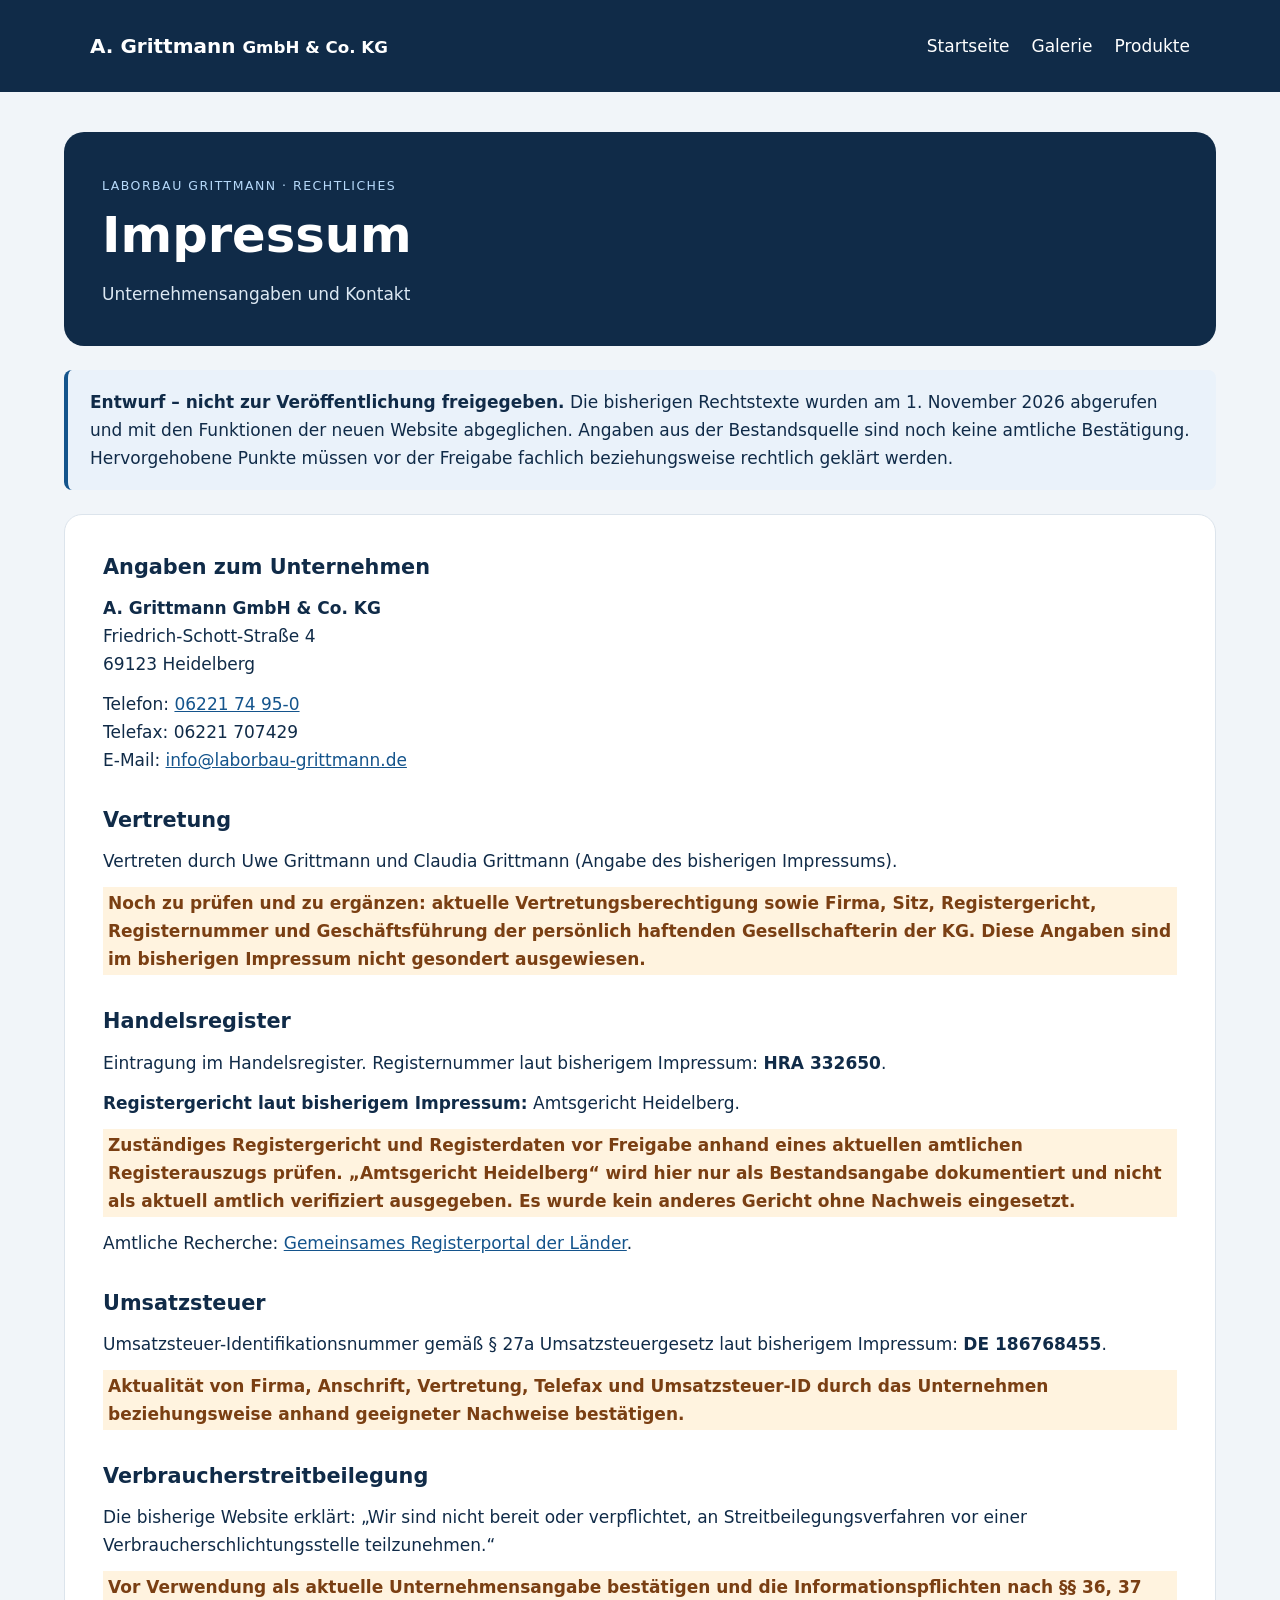
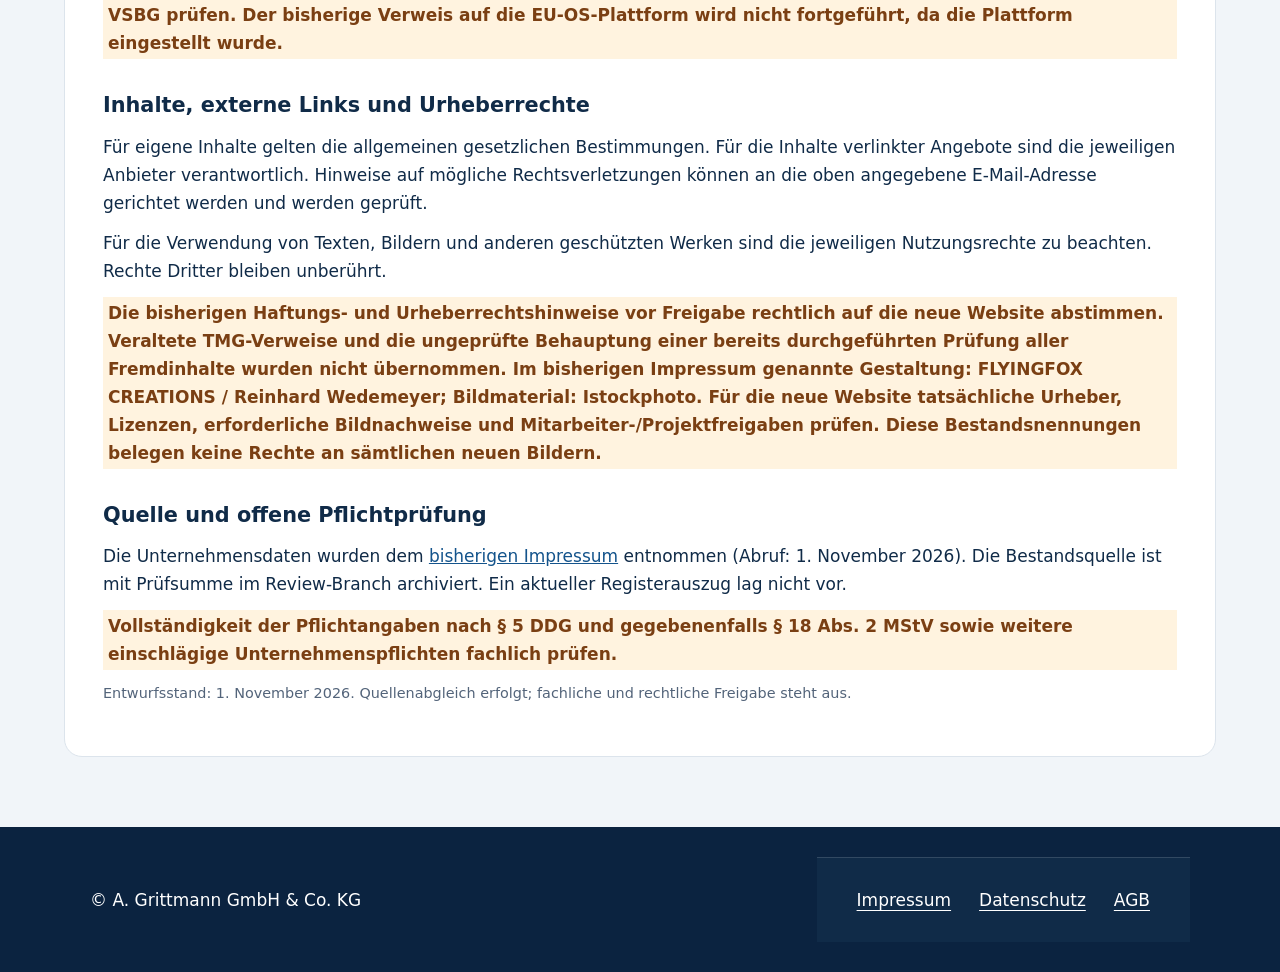
<file: impressum.html>
<!doctype html>
<html lang="de"><head><meta charset="utf-8"><meta name="viewport" content="width=device-width, initial-scale=1"><meta name="robots" content="noindex, nofollow"><title>Impressum | Laborbau Grittmann</title><link rel="stylesheet" href="legal.css"><link href="theme.css" rel="stylesheet"/></head>
<body class="legal-page site-page page-legal"><header class="legal-header"><a class="legal-brand" href="index.html">A. Grittmann <small>GmbH &amp; Co. KG</small></a><nav aria-label="Hauptnavigation"><a href="index.html">Startseite</a><a href="galerie.html">Galerie</a><a href="shop.html">Produkte</a></nav></header>
<main class="legal-main"><div class="legal-hero"><span class="legal-eyebrow">Laborbau Grittmann · Rechtliches</span><h1>Impressum</h1><p>Unternehmensangaben und Kontakt</p></div><aside class="legal-notice"><strong>Entwurf – nicht zur Veröffentlichung freigegeben.</strong> Die bisherigen Rechtstexte wurden am 1. November 2026 abgerufen und mit den Funktionen der neuen Website abgeglichen. Angaben aus der Bestandsquelle sind noch keine amtliche Bestätigung. Hervorgehobene Punkte müssen vor der Freigabe fachlich beziehungsweise rechtlich geklärt werden.</aside><article class="legal-content"><h2>Angaben zum Unternehmen</h2>
<address><strong>A. Grittmann GmbH &amp; Co. KG</strong><br>Friedrich-Schott-Straße 4<br>69123 Heidelberg</address>
<p>Telefon: <a href="tel:+49622174950">06221 74 95-0</a><br>Telefax: 06221 707429<br>E-Mail: <a href="mailto:info@laborbau-grittmann.de">info@laborbau-grittmann.de</a></p>
<h2>Vertretung</h2><p>Vertreten durch Uwe Grittmann und Claudia Grittmann (Angabe des bisherigen Impressums).</p>
<p class="legal-review">Noch zu prüfen und zu ergänzen: aktuelle Vertretungsberechtigung sowie Firma, Sitz, Registergericht, Registernummer und Geschäftsführung der persönlich haftenden Gesellschafterin der KG. Diese Angaben sind im bisherigen Impressum nicht gesondert ausgewiesen.</p>
<h2>Handelsregister</h2><p>Eintragung im Handelsregister. Registernummer laut bisherigem Impressum: <strong>HRA 332650</strong>.</p><p><strong>Registergericht laut bisherigem Impressum:</strong> Amtsgericht Heidelberg.</p>
<p class="legal-review">Zuständiges Registergericht und Registerdaten vor Freigabe anhand eines aktuellen amtlichen Registerauszugs prüfen. „Amtsgericht Heidelberg“ wird hier nur als Bestandsangabe dokumentiert und nicht als aktuell amtlich verifiziert ausgegeben. Es wurde kein anderes Gericht ohne Nachweis eingesetzt.</p>
<p>Amtliche Recherche: <a href="https://www.handelsregister.de/">Gemeinsames Registerportal der Länder</a>.</p>
<h2>Umsatzsteuer</h2><p>Umsatzsteuer-Identifikationsnummer gemäß § 27a Umsatzsteuergesetz laut bisherigem Impressum: <strong>DE 186768455</strong>.</p><p class="legal-review">Aktualität von Firma, Anschrift, Vertretung, Telefax und Umsatzsteuer-ID durch das Unternehmen beziehungsweise anhand geeigneter Nachweise bestätigen.</p>
<h2>Verbraucherstreitbeilegung</h2><p>Die bisherige Website erklärt: „Wir sind nicht bereit oder verpflichtet, an Streitbeilegungsverfahren vor einer Verbraucherschlichtungsstelle teilzunehmen.“</p><p class="legal-review">Vor Verwendung als aktuelle Unternehmensangabe bestätigen und die Informationspflichten nach §§ 36, 37 VSBG prüfen. Der bisherige Verweis auf die EU-OS-Plattform wird nicht fortgeführt, da die Plattform eingestellt wurde.</p>
<h2>Inhalte, externe Links und Urheberrechte</h2><p>Für eigene Inhalte gelten die allgemeinen gesetzlichen Bestimmungen. Für die Inhalte verlinkter Angebote sind die jeweiligen Anbieter verantwortlich. Hinweise auf mögliche Rechtsverletzungen können an die oben angegebene E-Mail-Adresse gerichtet werden und werden geprüft.</p><p>Für die Verwendung von Texten, Bildern und anderen geschützten Werken sind die jeweiligen Nutzungsrechte zu beachten. Rechte Dritter bleiben unberührt.</p><p class="legal-review">Die bisherigen Haftungs- und Urheberrechtshinweise vor Freigabe rechtlich auf die neue Website abstimmen. Veraltete TMG-Verweise und die ungeprüfte Behauptung einer bereits durchgeführten Prüfung aller Fremdinhalte wurden nicht übernommen. Im bisherigen Impressum genannte Gestaltung: FLYINGFOX CREATIONS / Reinhard Wedemeyer; Bildmaterial: Istockphoto. Für die neue Website tatsächliche Urheber, Lizenzen, erforderliche Bildnachweise und Mitarbeiter-/Projektfreigaben prüfen. Diese Bestandsnennungen belegen keine Rechte an sämtlichen neuen Bildern.</p>
<h2>Quelle und offene Pflichtprüfung</h2><p>Die Unternehmensdaten wurden dem <a href="https://laborbau-grittmann.de/impressum/">bisherigen Impressum</a> entnommen (Abruf: 1. November 2026). Die Bestandsquelle ist mit Prüfsumme im Review-Branch archiviert. Ein aktueller Registerauszug lag nicht vor.</p><p class="legal-review">Vollständigkeit der Pflichtangaben nach § 5 DDG und gegebenenfalls § 18 Abs. 2 MStV sowie weitere einschlägige Unternehmenspflichten fachlich prüfen.</p><p class="legal-source">Entwurfsstand: 1. November 2026. Quellenabgleich erfolgt; fachliche und rechtliche Freigabe steht aus.</p></article></main>
<footer><span>© A. Grittmann GmbH &amp; Co. KG</span><nav class="legal-footer-links" aria-label="Rechtliche Informationen"><a href="impressum.html">Impressum</a><a href="datenschutz.html">Datenschutz</a><a href="agb.html">AGB</a></nav></footer></body></html>
</file>
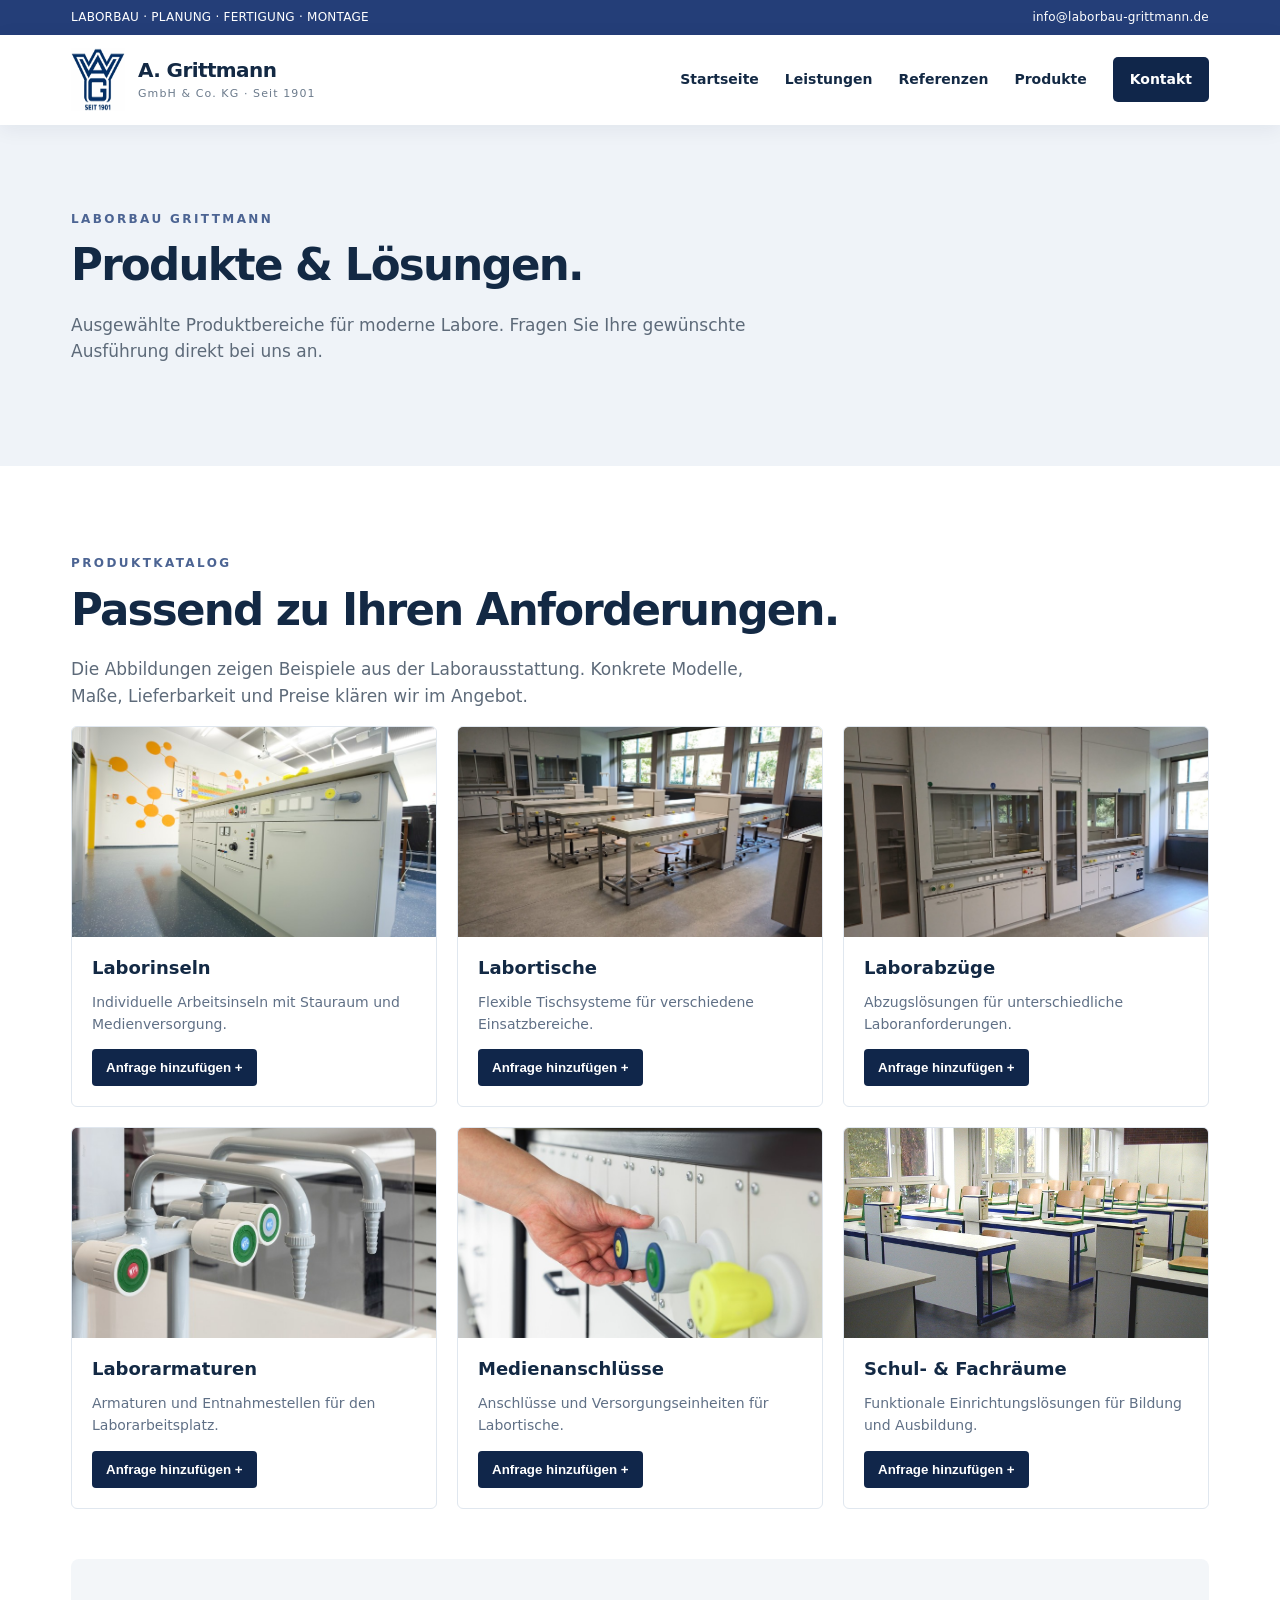
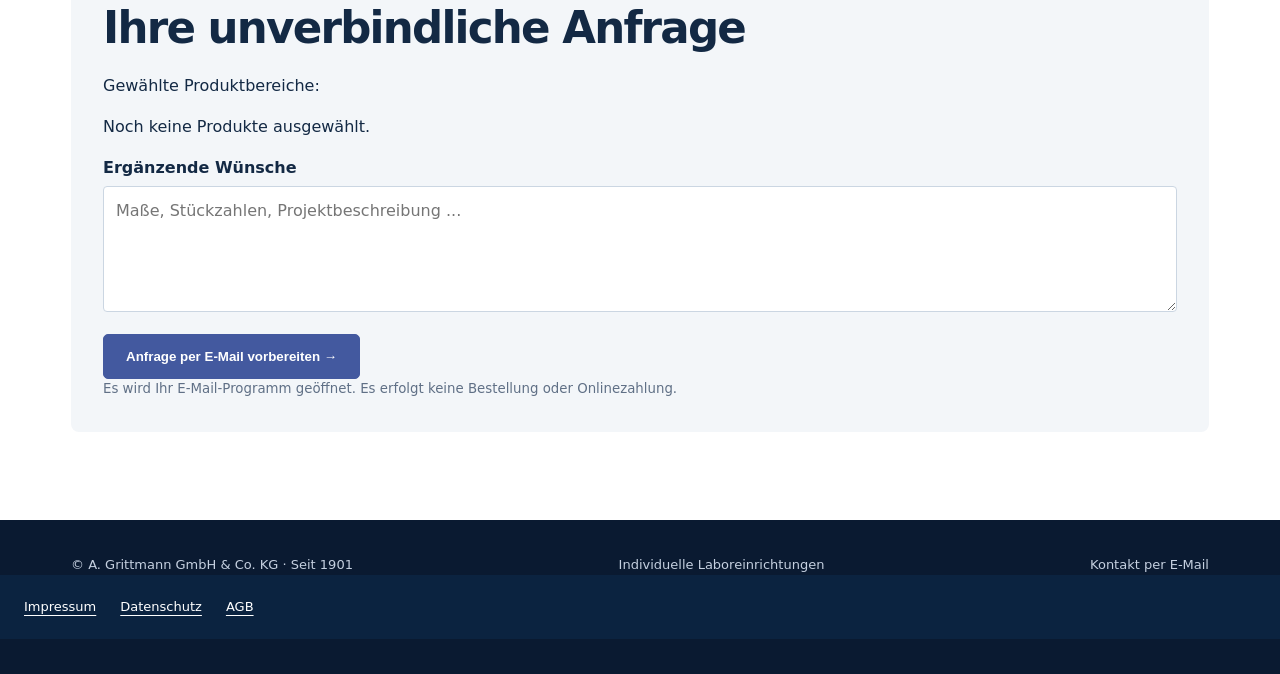
<file: shop 3.html>
<!DOCTYPE html>

<html lang="de"><head><meta charset="utf-8"/><meta content="width=device-width,initial-scale=1" name="viewport"/><meta content="Produktbereiche für Laboreinrichtungen von A. Grittmann. Unverbindliche Produktanfragen." name="description"/><title>Produkte | Laborbau Grittmann</title><link href="styles.css" rel="stylesheet"/><style id="grittmann-zoom-style">main img:not([src*="logo"]){cursor:zoom-in}#grittmann-zoom{position:fixed;inset:0;z-index:99999;display:none;align-items:center;justify-content:center;flex-direction:column;gap:10px;background:rgba(4,14,30,.95);padding:60px 12px 22px;box-sizing:border-box}#grittmann-zoom.is-open{display:flex}#grittmann-zoom img{display:block;max-width:96vw;max-height:calc(100dvh - 140px);width:auto;height:auto;object-fit:contain;cursor:default}#grittmann-zoom button{position:absolute;right:15px;top:15px;border:0;border-radius:50%;background:#fff;color:#122b4c;font-size:30px;line-height:1;width:46px;height:46px;cursor:pointer}#grittmann-zoom p{color:#fff;text-align:center;margin:0;font-size:15px;max-width:90vw}body.grittmann-zoom-open{overflow:hidden}</style><style>
/* Produktkatalog: alle sechs Produkte ohne Kategorienfilter anzeigen */
#produktpalette .products .product{display:block!important;visibility:visible!important;opacity:1!important;}
#produktpalette .filters{display:none!important;}
</style><link href="legal.css" rel="stylesheet"/></head><body><div class="top"><div class="wrap"><span>LABORBAU · PLANUNG · FERTIGUNG · MONTAGE</span><a href="mailto:info@laborbau-grittmann.de">info@laborbau-grittmann.de</a></div></div><header class="head"><div class="wrap headin"><a aria-label="Grittmann Startseite" class="brand" href="index.html"><img alt="Grittmann Signet" src="[data-uri]"/><span><strong>A. Grittmann</strong><small>GmbH &amp; Co. KG · Seit 1901</small></span></a><button aria-controls="nav" aria-expanded="false" aria-label="Menü öffnen" class="menu">☰</button><nav class="nav" id="nav"><a href="index.html">Startseite</a><a href="index.html#leistungen">Leistungen</a><a href="index.html#referenzen">Referenzen</a><a href="shop.html#produktpalette">Produkte</a><a class="nav-cta" href="index.html#kontakt">Kontakt</a></nav></div></header><main><section class="page-hero"><div class="wrap"><div class="eyebrow">Laborbau Grittmann</div><h1>Produkte &amp; Lösungen.</h1><p class="lead">Ausgewählte Produktbereiche für moderne Labore. Fragen Sie Ihre gewünschte Ausführung direkt bei uns an.</p></div></section><section class="section" id="produktpalette"><div class="wrap"><div class="eyebrow">Produktkatalog</div><h2>Passend zu Ihren Anforderungen.</h2><p class="lead">Die Abbildungen zeigen Beispiele aus der Laborausstattung. Konkrete Modelle, Maße, Lieferbarkeit und Preise klären wir im Angebot.</p><div class="products"><article class="product"><img alt="Laborinsel mit Schubladen" src="laborinsel.jpg"/><div class="body"><h3>Laborinseln</h3><p>Individuelle Arbeitsinseln mit Stauraum und Medienversorgung.</p><button data-product="Laborinseln">Anfrage hinzufügen +</button></div></article><article class="product"><img alt="Labortische in einem Laborraum" src="laborraum-labortische.jpg"/><div class="body"><h3>Labortische</h3><p>Flexible Tischsysteme für verschiedene Einsatzbereiche.</p><button data-product="Labortische">Anfrage hinzufügen +</button></div></article><article class="product"><img alt="Laborabzüge" src="laborabzuege.jpg"/><div class="body"><h3>Laborabzüge</h3><p>Abzugslösungen für unterschiedliche Laboranforderungen.</p><button data-product="Laborabzüge">Anfrage hinzufügen +</button></div></article><article class="product"><img alt="Laborarmaturen" src="labor-armaturen.jpg"/><div class="body"><h3>Laborarmaturen</h3><p>Armaturen und Entnahmestellen für den Laborarbeitsplatz.</p><button data-product="Laborarmaturen">Anfrage hinzufügen +</button></div></article><article class="product"><img alt="Medienanschlüsse" src="labor-anschluesse.jpg"/><div class="body"><h3>Medienanschlüsse</h3><p>Anschlüsse und Versorgungseinheiten für Labortische.</p><button data-product="Medienanschlüsse">Anfrage hinzufügen +</button></div></article><article class="product"><img alt="Fachraum für Unterricht" src="schullabor.jpg"/><div class="body"><h3>Schul- &amp; Fachräume</h3><p>Funktionale Einrichtungslösungen für Bildung und Ausbildung.</p><button data-product="Schul- und Fachräume">Anfrage hinzufügen +</button></div></article></div><div class="quote" id="anfrage"><h2>Ihre unverbindliche Anfrage</h2><p>Gewählte Produktbereiche:</p><p id="selection">Noch keine Produkte ausgewählt.</p><label for="message">Ergänzende Wünsche</label><textarea id="message" placeholder="Maße, Stückzahlen, Projektbeschreibung ..." rows="4"></textarea><button class="btn" id="send" type="button">Anfrage per E-Mail vorbereiten →</button><small>Es wird Ihr E-Mail-Programm geöffnet. Es erfolgt keine Bestellung oder Onlinezahlung.</small></div></div></section></main><footer class="foot"><div class="wrap"><span>© A. Grittmann GmbH &amp; Co. KG · Seit 1901</span><span>Individuelle Laboreinrichtungen</span><a href="mailto:info@laborbau-grittmann.de">Kontakt per E-Mail</a></div><nav class="legal-footer-links" aria-label="Rechtliche Informationen"><a href="impressum.html">Impressum</a><a href="datenschutz.html">Datenschutz</a><a href="agb.html">AGB</a></nav></footer><script src="script.js"></script><script src="shop.js"></script><div aria-hidden="true" aria-label="Bild vergrößert" aria-modal="true" id="grittmann-zoom" role="dialog"><button aria-label="Großansicht schließen" type="button">×</button><img alt=""/><p></p></div><script id="grittmann-zoom-script">(()=>{function init(){const overlay=document.getElementById('grittmann-zoom');if(!overlay)return;const big=overlay.querySelector('img'),caption=overlay.querySelector('p'),closeBtn=overlay.querySelector('button');let last=null;function close(){overlay.classList.remove('is-open');overlay.setAttribute('aria-hidden','true');document.body.classList.remove('grittmann-zoom-open');big.removeAttribute('src');if(last&&last.isConnected){try{last.focus({preventScroll:true})}catch(e){}}}function open(img){if(!img.getAttribute('src')&&!img.currentSrc)return;last=img;big.src=img.currentSrc||img.src;big.alt=img.alt||'Foto';caption.textContent=img.closest('figure')?.querySelector('figcaption')?.textContent||img.alt||'';overlay.classList.add('is-open');overlay.setAttribute('aria-hidden','false');document.body.classList.add('grittmann-zoom-open');closeBtn.focus({preventScroll:true})}document.addEventListener('click',e=>{if(e.target===closeBtn||e.target===overlay){close();return}if(overlay.classList.contains('is-open'))return;const img=e.target.closest('main img');if(img&&!img.closest('a,button')){e.preventDefault();open(img)}},true);document.addEventListener('keydown',e=>{if(e.key==='Escape'&&overlay.classList.contains('is-open'))close();else if((e.key==='Enter'||e.key===' ')&&e.target.matches('main img')){e.preventDefault();open(e.target)}});document.querySelectorAll('main img').forEach(img=>{img.tabIndex=0;img.setAttribute('role','button');img.setAttribute('aria-label',(img.alt||'Foto')+' vergrößern');img.style.cursor='zoom-in'});window.addEventListener('pageshow',()=>{close()});window.addEventListener('pagehide',()=>{overlay.classList.remove('is-open');document.body.classList.remove('grittmann-zoom-open')})}if(document.readyState==='loading')document.addEventListener('DOMContentLoaded',init,{once:true});else init()})();</script></body></html>
</file>
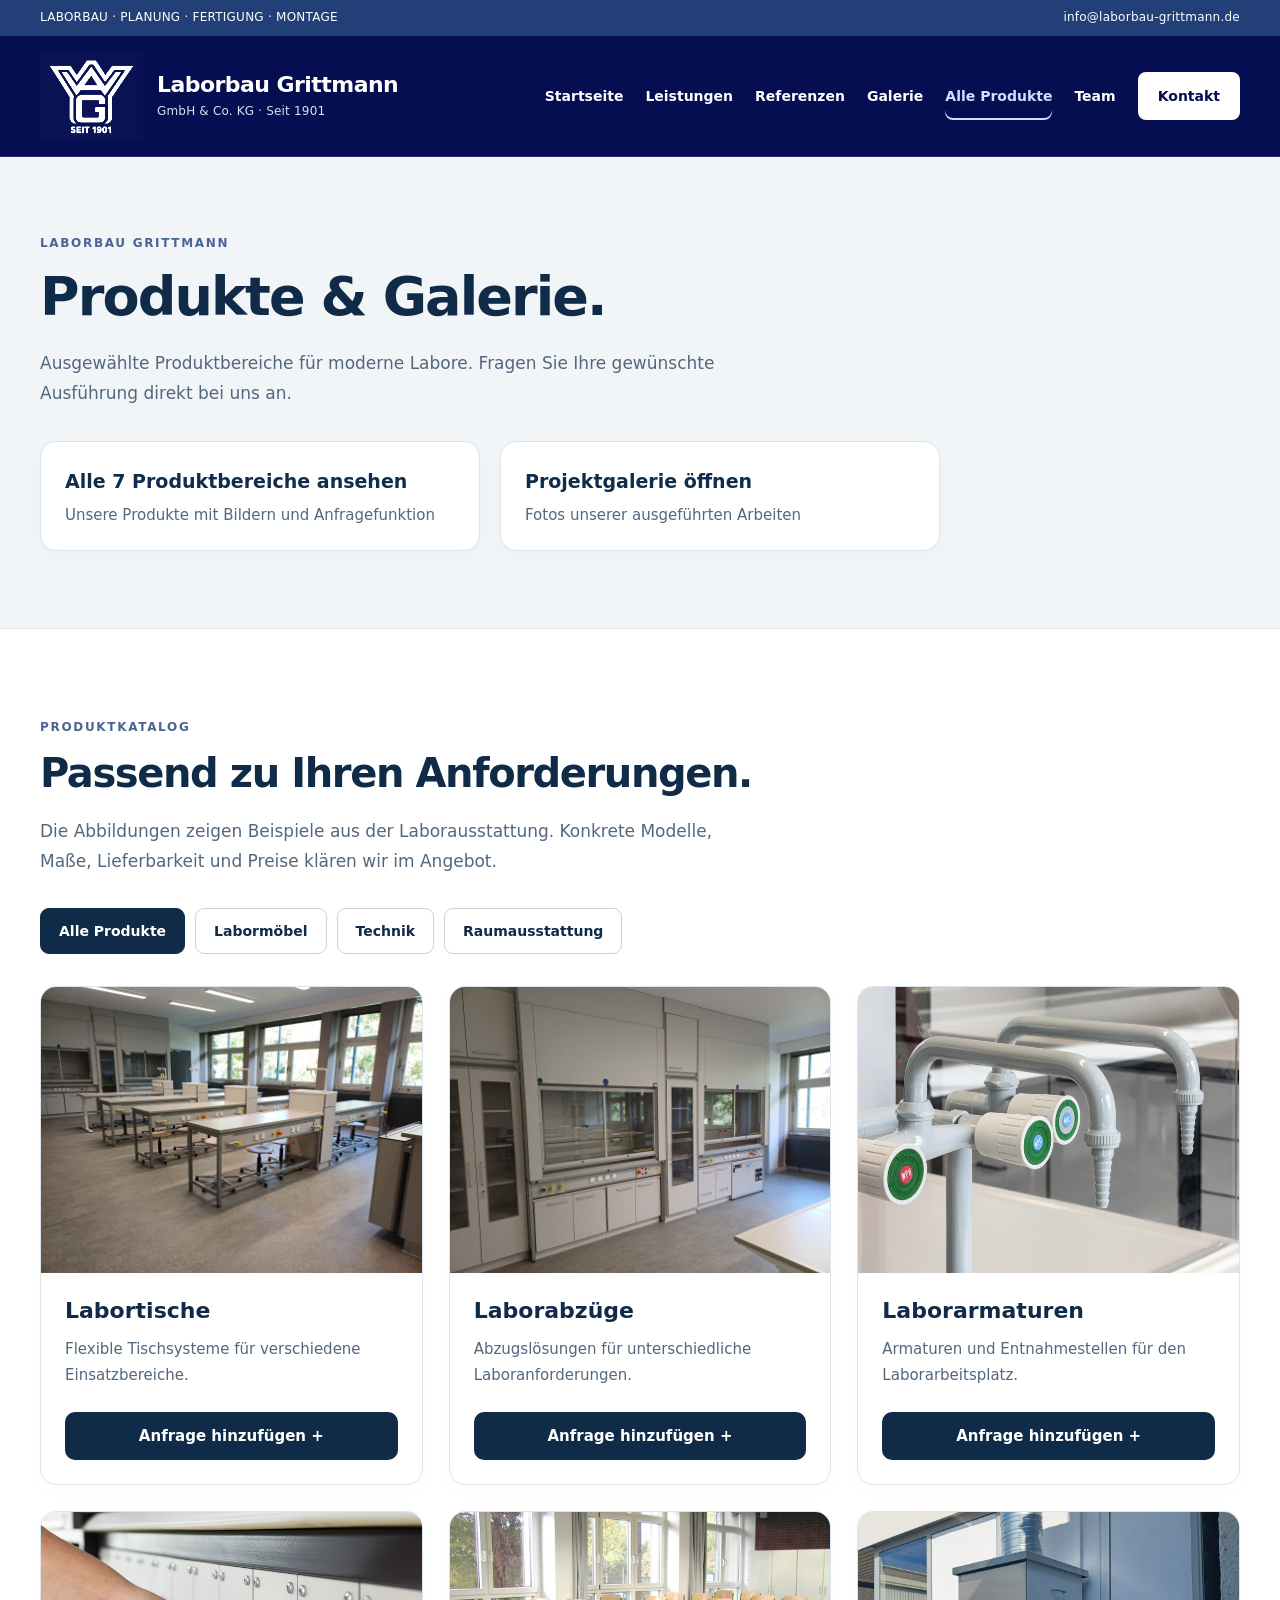
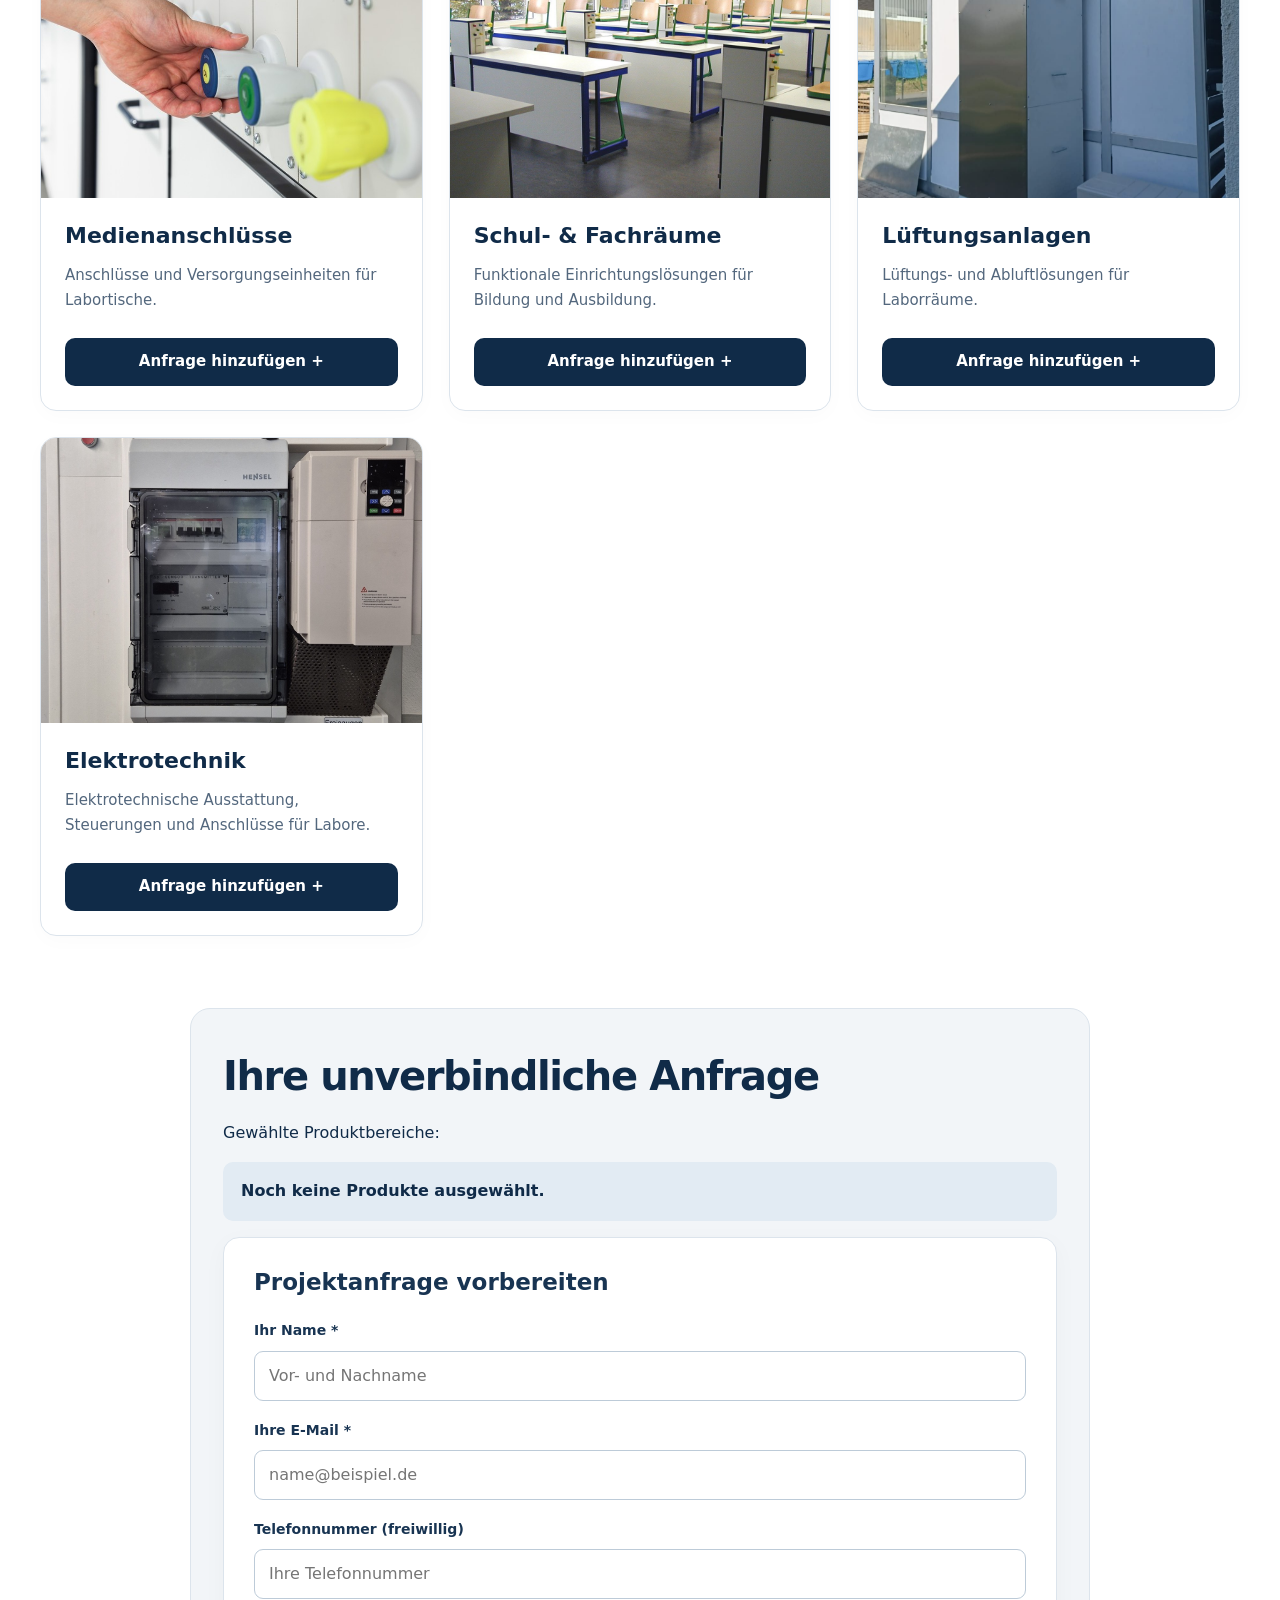
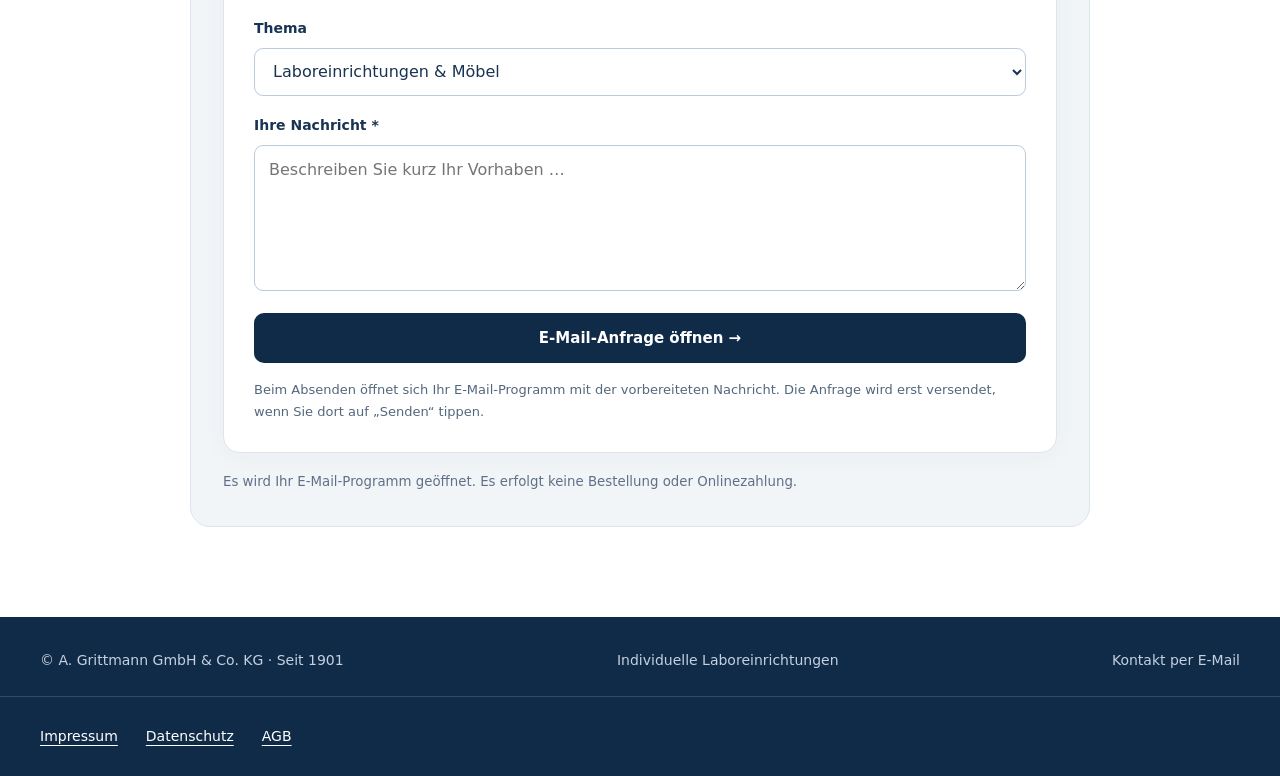
<file: shop.html>
<!DOCTYPE html>

<html lang="de"><head><meta charset="utf-8"/><meta content="width=device-width,initial-scale=1" name="viewport"/><meta content="Produktbereiche für Laboreinrichtungen von A. Grittmann. Unverbindliche Produktanfragen." name="description"/><title>Produkte | Laborbau Grittmann</title><link href="styles.css" rel="stylesheet"/><style id="grittmann-zoom-style">main img:not([src*="logo"]){cursor:zoom-in}#grittmann-zoom{position:fixed;inset:0;z-index:99999;display:none;align-items:center;justify-content:center;flex-direction:column;gap:10px;background:rgba(4,14,30,.95);padding:60px 12px 22px;box-sizing:border-box}#grittmann-zoom.is-open{display:flex}#grittmann-zoom img{display:block;max-width:96vw;max-height:calc(100dvh - 140px);width:auto;height:auto;object-fit:contain;cursor:default}#grittmann-zoom button{position:absolute;right:15px;top:15px;border:0;border-radius:50%;background:#fff;color:#122b4c;font-size:30px;line-height:1;width:46px;height:46px;cursor:pointer}#grittmann-zoom p{color:#fff;text-align:center;margin:0;font-size:15px;max-width:90vw}body.grittmann-zoom-open{overflow:hidden}</style><style>
.unified-choices{display:grid;grid-template-columns:repeat(2,minmax(0,1fr));gap:14px;margin:25px 0 0}.unified-choice{display:flex;flex-direction:column;gap:8px;padding:20px 22px;border-radius:16px;background:#fff;color:#102d4b!important;text-decoration:none!important;border:1px solid #d6e1ec;box-shadow:0 6px 20px rgba(0,22,48,.08)}.unified-choice strong{font-size:1.08rem}.unified-choice span{font-size:.93rem;line-height:1.4;color:#455a70}.unified-choice:hover,.unified-choice:focus-visible{border-color:#1e6aa5;box-shadow:0 8px 24px rgba(0,42,80,.15)}@media(max-width:600px){.unified-choices{grid-template-columns:1fr}.unified-choice{padding:17px}}
</style><link href="legal.css" rel="stylesheet"/><link href="theme.css" rel="stylesheet"/><link href="logo.css" rel="stylesheet"/></head><body class="site-page page-products"><a class="skip-link" href="#main-content">Zum Inhalt</a><div class="top"><div class="wrap"><span>LABORBAU · PLANUNG · FERTIGUNG · MONTAGE</span><a href="mailto:info@laborbau-grittmann.de">info@laborbau-grittmann.de</a></div></div><header class="head"><div class="wrap headin"><a aria-label="Grittmann Startseite" class="brand" href="index.html"><img class="site-logo" src="a_clean_graphic_logo_image_identical_to_the_given.png" alt="Laborbau Grittmann – Seit 1901" width="1199" height="1312" decoding="async"/><span><strong>A. Grittmann</strong><small>GmbH &amp; Co. KG · Seit 1901</small></span></a><button type="button" aria-controls="nav" aria-expanded="false" aria-label="Menü öffnen" class="menu">☰</button><nav aria-label="Hauptnavigation" class="nav" id="nav"><a href="index.html">Startseite</a><a href="index.html#leistungen">Leistungen</a><a href="index.html#referenzen">Referenzen</a><a href="galerie.html">Galerie</a><a aria-current="page" href="shop.html#produktpalette">Alle Produkte</a><a href="index.html#team">Team</a><a class="nav-cta" href="index.html#kontakt">Kontakt</a></nav></div></header><main id="main-content" tabindex="-1"><section class="page-hero"><div class="wrap"><div class="eyebrow">Laborbau Grittmann</div><h1>Produkte &amp; Galerie.</h1><p class="lead">Ausgewählte Produktbereiche für moderne Labore. Fragen Sie Ihre gewünschte Ausführung direkt bei uns an.</p><div class="unified-choices"><a class="unified-choice" href="#produktpalette"><strong>Alle 7 Produktbereiche ansehen</strong><span>Unsere Produkte mit Bildern und Anfragefunktion</span></a><a class="unified-choice" href="galerie.html"><strong>Projektgalerie öffnen</strong><span>Fotos unserer ausgeführten Arbeiten</span></a></div></div></section><section class="section" id="produktpalette"><div class="wrap"><div class="eyebrow">Produktkatalog</div><h2>Passend zu Ihren Anforderungen.</h2><p class="lead">Die Abbildungen zeigen Beispiele aus der Laborausstattung. Konkrete Modelle, Maße, Lieferbarkeit und Preise klären wir im Angebot.</p><div class="filters"><button type="button" aria-pressed="true" class="filter active" data-filter="alle">Alle Produkte</button><button type="button" aria-pressed="false" class="filter" data-filter="moebel">Labormöbel</button><button type="button" aria-pressed="false" class="filter" data-filter="technik">Technik</button><button type="button" aria-pressed="false" class="filter" data-filter="raeume">Raumausstattung</button></div><div class="products"><article class="product" data-category="moebel"><img alt="Labortische in einem Laborraum" src="laborraum-labortische.jpg"/><div class="body"><h3>Labortische</h3><p>Flexible Tischsysteme für verschiedene Einsatzbereiche.</p><button data-product="Labortische">Anfrage hinzufügen +</button></div></article><article class="product" data-category="technik"><img alt="Laborabzüge" src="laborabzuege.jpg"/><div class="body"><h3>Laborabzüge</h3><p>Abzugslösungen für unterschiedliche Laboranforderungen.</p><button data-product="Laborabzüge">Anfrage hinzufügen +</button></div></article><article class="product" data-category="technik"><img alt="Laborarmaturen" src="labor-armaturen.jpg"/><div class="body"><h3>Laborarmaturen</h3><p>Armaturen und Entnahmestellen für den Laborarbeitsplatz.</p><button data-product="Laborarmaturen">Anfrage hinzufügen +</button></div></article><article class="product" data-category="technik"><img alt="Medienanschlüsse" src="labor-anschluesse.jpg"/><div class="body"><h3>Medienanschlüsse</h3><p>Anschlüsse und Versorgungseinheiten für Labortische.</p><button data-product="Medienanschlüsse">Anfrage hinzufügen +</button></div></article><article class="product" data-category="raeume"><img alt="Fachraum für Unterricht" src="schullabor.jpg"/><div class="body"><h3>Schul- &amp; Fachräume</h3><p>Funktionale Einrichtungslösungen für Bildung und Ausbildung.</p><button data-product="Schul- und Fachräume">Anfrage hinzufügen +</button></div></article><article class="product" data-category="technik"><img alt="Lüftungsanlage mit Lüftungskanälen" loading="lazy" src="projekt-22.jpg"/><div class="body"><h3>Lüftungsanlagen</h3><p>Lüftungs- und Abluftlösungen für Laborräume.</p><button data-product="Lüftungsanlagen">Anfrage hinzufügen +</button></div></article><article class="product" data-category="technik"><img alt="Elektrotechnischer Schaltschrank" loading="lazy" src="elektrotechnik-schaltschrank.jpg"/><div class="body"><h3>Elektrotechnik</h3><p>Elektrotechnische Ausstattung, Steuerungen und Anschlüsse für Labore.</p><button data-product="Elektrotechnik">Anfrage hinzufügen +</button></div></article></div><div class="quote" id="anfrage"><h2>Ihre unverbindliche Anfrage</h2><p>Gewählte Produktbereiche:</p><p id="selection" aria-live="polite" aria-atomic="true">Noch keine Produkte ausgewählt.</p><form class="contact-form" id="kontaktformular"><h3>Projektanfrage vorbereiten</h3><label for="anfrage-name">Ihr Name <span aria-hidden="true">*</span></label><input autocomplete="name" id="anfrage-name" name="name" placeholder="Vor- und Nachname" required=""/><label for="anfrage-email">Ihre E-Mail <span aria-hidden="true">*</span></label><input autocomplete="email" id="anfrage-email" name="email" placeholder="name@beispiel.de" required="" type="email"/><label for="anfrage-telefon">Telefonnummer (freiwillig)</label><input autocomplete="tel" id="anfrage-telefon" name="telefon" placeholder="Ihre Telefonnummer" type="tel"/><label for="anfrage-thema">Thema</label><select id="anfrage-thema" name="thema"><option>Laboreinrichtungen &amp; Möbel</option><option>Reinraummöbel</option><option>Lüftungsanlagen</option><option>Elektrotechnik</option><option>Wartung &amp; Service</option><option>Sonstige Anfrage</option></select><label for="anfrage-text">Ihre Nachricht <span aria-hidden="true">*</span></label><textarea id="anfrage-text" name="nachricht" placeholder="Beschreiben Sie kurz Ihr Vorhaben …" required="" rows="5"></textarea><button class="btn contact-submit" type="submit">E-Mail-Anfrage öffnen →</button><p class="contact-note">Beim Absenden öffnet sich Ihr E-Mail-Programm mit der vorbereiteten Nachricht. Die Anfrage wird erst versendet, wenn Sie dort auf „Senden“ tippen.</p></form><small>Es wird Ihr E-Mail-Programm geöffnet. Es erfolgt keine Bestellung oder Onlinezahlung.</small></div></div></section></main><footer class="foot"><div class="wrap"><span>© A. Grittmann GmbH &amp; Co. KG · Seit 1901</span><span>Individuelle Laboreinrichtungen</span><a href="mailto:info@laborbau-grittmann.de">Kontakt per E-Mail</a></div><nav class="legal-footer-links" aria-label="Rechtliche Informationen"><a href="impressum.html">Impressum</a><a href="datenschutz.html">Datenschutz</a><a href="agb.html">AGB</a></nav></footer><script src="script.js"></script><script src="shop.js"></script><div aria-hidden="true" aria-label="Bild vergrößert" aria-modal="true" id="grittmann-zoom" role="dialog"><button aria-label="Großansicht schließen" type="button">×</button><img alt=""/><p></p></div><script id="grittmann-zoom-script">(()=>{function init(){const overlay=document.getElementById('grittmann-zoom');if(!overlay)return;const big=overlay.querySelector('img'),caption=overlay.querySelector('p'),closeBtn=overlay.querySelector('button');let last=null;function close(){overlay.classList.remove('is-open');overlay.setAttribute('aria-hidden','true');document.body.classList.remove('grittmann-zoom-open');big.removeAttribute('src');if(last&&last.isConnected){try{last.focus({preventScroll:true})}catch(e){}}}function open(img){if(!img.getAttribute('src')&&!img.currentSrc)return;last=img;big.src=img.currentSrc||img.src;big.alt=img.alt||'Foto';caption.textContent=img.closest('figure')?.querySelector('figcaption')?.textContent||img.alt||'';overlay.classList.add('is-open');overlay.setAttribute('aria-hidden','false');document.body.classList.add('grittmann-zoom-open');closeBtn.focus({preventScroll:true})}document.addEventListener('click',e=>{if(e.target===closeBtn||e.target===overlay){close();return}if(overlay.classList.contains('is-open'))return;const img=e.target.closest('main img');if(img&&!img.closest('a,button')){e.preventDefault();open(img)}},true);document.addEventListener('keydown',e=>{if(e.key==='Escape'&&overlay.classList.contains('is-open'))close();else if((e.key==='Enter'||e.key===' ')&&e.target.matches('main img')){e.preventDefault();open(e.target)}});document.querySelectorAll('main img').forEach(img=>{img.tabIndex=0;img.setAttribute('role','button');img.setAttribute('aria-label',(img.alt||'Foto')+' vergrößern');img.style.cursor='zoom-in'});window.addEventListener('pageshow',()=>{close()});window.addEventListener('pagehide',()=>{overlay.classList.remove('is-open');document.body.classList.remove('grittmann-zoom-open')})}if(document.readyState==='loading')document.addEventListener('DOMContentLoaded',init,{once:true});else init()})();</script></body></html>
</file>
<file: legal.css>
/* Legal pages and shared footer navigation; no external fonts. */
.legal-footer-links{background:#0b2340;color:#fff;padding:16px 24px;display:flex;flex-wrap:wrap;gap:12px 24px;align-items:center}.legal-footer-links a{color:#fff;text-decoration:underline;text-underline-offset:4px;padding:6px 0}.legal-footer-links a:focus-visible{outline:3px solid #8fcaff;outline-offset:5px}
.legal-page{margin:0;background:#f1f5f9;color:#102b48;font:17px/1.75 system-ui,-apple-system,BlinkMacSystemFont,"Segoe UI",sans-serif}.legal-page *{box-sizing:border-box}.legal-page a{color:#14548c;overflow-wrap:anywhere}.legal-header{background:#0b2340;color:white;padding:22px max(24px,calc((100% - 1100px)/2));display:flex;align-items:center;justify-content:space-between;gap:24px;flex-wrap:wrap}.legal-header a{color:white;text-decoration:none}.legal-brand{font-size:1.25rem;font-weight:800}.legal-header nav{display:flex;gap:22px;flex-wrap:wrap}.legal-main{max-width:1100px;margin:auto;padding:48px 24px 70px}.legal-hero{background:#102b48;color:white;padding:38px;border-radius:18px;margin-bottom:24px}.legal-hero h1{font-size:clamp(2rem,6vw,3.1rem);line-height:1.2;margin:8px 0 14px}.legal-hero p{margin:0;color:#dce8f3}.legal-eyebrow{text-transform:uppercase;letter-spacing:.12em;font-size:.78rem;color:#b6d9fa}.legal-content{background:white;border:1px solid #dbe4ed;border-radius:18px;padding:38px}.legal-content h2{font-size:1.3rem;line-height:1.4;margin:32px 0 12px}.legal-content h2:first-child{margin-top:0}.legal-content p{margin:12px 0}.legal-content li{margin:8px 0}.legal-content address{font-style:normal}.legal-notice{background:#eaf2fa;border-left:4px solid #14548c;padding:18px 22px;border-radius:8px;margin-bottom:24px}.legal-review{font-weight:650;color:#7a3f13;background:#fff3df;padding:2px 5px;box-decoration-break:clone}.legal-page footer{background:#0b2340;color:white;padding:30px max(24px,calc((100% - 1100px)/2));display:flex;justify-content:space-between;align-items:center;flex-wrap:wrap;gap:20px}.legal-page footer a{color:white}.legal-toc{display:flex;gap:10px 22px;flex-wrap:wrap;margin:0 0 24px}.legal-source{font-size:.9rem;color:#53647a}.legal-page :focus-visible{outline:3px solid #63a5e3;outline-offset:4px}@media(max-width:600px){.legal-main{padding:24px 16px 44px}.legal-hero,.legal-content{padding:24px 20px;border-radius:12px}.legal-header{padding:20px}.legal-header nav{gap:12px 20px;font-size:.94rem}.legal-page{font-size:16px}.legal-page footer{padding:25px 20px}.legal-footer-links{gap:10px 20px}}
</file>
<file: theme.css>
/* Shared presentation for the active website. Local system fonts only. */
:root {
  --site-navy: #102b48;
  --site-blue: #1c5b8e;
  --site-muted: #53677d;
  --site-line: #dce4ec;
  --site-paper: #f2f5f8;
  --site-radius: 16px;
  --site-header: 88px;
}
.site-page { color: var(--site-navy); font-family: system-ui, -apple-system, BlinkMacSystemFont, "Segoe UI", sans-serif; line-height: 1.65; }
.site-page *, .site-page *::before, .site-page *::after { box-sizing: border-box; }
.site-page .wrap { width: min(1200px, calc(100% - 64px)); max-width: 1200px; margin-inline: auto; padding-inline: 0; }
.site-page :is(a, button, input, select, textarea):focus-visible { outline: 3px solid #4a8dbd; outline-offset: 4px; }
.site-page :is(section[id], main[id]) { scroll-margin-top: calc(var(--site-header) + 28px); }
.site-page .eyebrow { font-size: 12px !important; font-weight: 750; letter-spacing: .14em !important; line-height: 1.6; }
.site-page .section { padding-block: clamp(56px, 7vw, 96px) !important; }
.site-page .section h2 { font-size: clamp(28px, 3.2vw, 40px) !important; line-height: 1.18 !important; letter-spacing: -.035em !important; margin: 12px 0 20px !important; }
.site-page .lead { max-width: 720px; font-size: 17px; line-height: 1.75; color: var(--site-muted); }
.site-page .section.soft, .site-page .page-hero { background: var(--site-paper) !important; }
.skip-link { position: fixed; top: -100px; left: 20px; z-index: 100000; padding: 12px 20px; background: #fff; color: var(--site-navy); border: 2px solid var(--site-blue); border-radius: 8px; }
.skip-link:focus { top: 12px; }

/* Shared header: full navigation on desktop, accessible disclosure on small screens. */
.site-page .top { background: var(--site-navy); font-size: 12px; }
.site-page .top .wrap { padding-block: 8px; }
.site-page .head { position: relative !important; top: auto; z-index: 100; padding: 0; background: #fff !important; border-bottom: 1px solid var(--site-line); box-shadow: 0 4px 24px #102b4808 !important; }
.site-page .headin { display: flex; align-items: center; justify-content: space-between; gap: 24px; min-height: var(--site-header) !important; position: relative; }
.site-page .head .brand { display: inline-flex; align-items: center; gap: 12px; flex-shrink: 0; color: var(--site-navy); text-decoration: none; }
.site-page .head .brand img { width: 44px !important; height: 54px !important; max-width: none; object-fit: contain; }
.site-page .head .brand strong { display: block; font: 750 19px/1.15 system-ui, sans-serif; letter-spacing: -.02em; }
.site-page .head .brand small { display: block; margin-top: 5px; font-size: 10px; line-height: 1.3; color: var(--site-muted); letter-spacing: .035em; }
.site-page .head .brand-name { display: block; }
.site-page .head .nav { display: flex; align-items: center; gap: 22px; padding: 0; position: static; background: #fff; box-shadow: none; }
.site-page .head .nav a { display: inline-flex; align-items: center; justify-content: center; min-height: 48px; padding: 10px 0; color: var(--site-navy); font-size: 14px; font-weight: 650; line-height: 1.3; text-decoration: none; white-space: nowrap; border-radius: 8px; }
.site-page .head .nav a:hover, .site-page .head .nav a[aria-current="page"] { color: var(--site-blue); }
.site-page .head .nav a[aria-current="page"] { box-shadow: inset 0 -2px var(--site-blue); }
.site-page .head .nav .nav-cta { background: var(--site-navy); color: #fff; padding-inline: 20px; }
.site-page .head .nav .nav-cta:hover { background: var(--site-blue); }
.site-page .head .menu { display: none; min-width: 48px; min-height: 48px; padding: 8px; border: 1px solid var(--site-line); border-radius: 10px; background: #fff; color: var(--site-navy); font-size: 25px; cursor: pointer; }

/* Consistent actions and surfaces. */
.site-page .btn, .site-page .product button, .site-page .product-link { min-height: 48px; border-radius: 10px; padding: 13px 22px; font: 700 15px/1.4 system-ui, sans-serif; text-decoration: none; cursor: pointer; }
.site-page .btn { background: var(--site-navy); border-color: var(--site-navy); }
.site-page .btn:hover, .site-page .product button:hover { background: var(--site-blue); }
.site-page .btn.alt { color: var(--site-navy); border-color: #b6c8d9; background: #fff; }
.site-page .gr-service, .site-page .reference-group, .site-page .gr-production-card { border: 1px solid var(--site-line); border-radius: var(--site-radius) !important; box-shadow: 0 6px 24px #102b4806 !important; }
.site-page .gr-service-body { padding: 26px !important; }
.site-page .gr-service-body h3 { font-size: 22px !important; line-height: 1.3; }
.site-page .gr-service-body p { font-size: 15px; line-height: 1.7; }
.site-page .gr-service-grid { gap: 24px; }
.site-page .reference-grid { gap: 24px; }
.site-page .gr-production-grid { gap: 18px; }

/* Keep the original four-photo slideshow; balance the desktop image and copy. */
.site-page section.gr-landing { display: flex !important; align-items: center !important; padding: 64px 0 !important; min-height: clamp(560px, 46vw, 660px) !important; overflow: hidden !important; background: var(--site-navy) !important; }
.site-page section.gr-landing .gr-landing-photo { display: block !important; position: absolute !important; inset: 0 !important; width: 100% !important; height: 100% !important; }
.site-page section.gr-landing .gr-landing-content { width: min(640px, calc(100% - 128px)) !important; max-width: 640px !important; margin: 0 0 0 max(40px, calc((100vw - 1200px)/2)) !important; padding: 40px 48px !important; border: 1px solid #ffffff24; border-radius: var(--site-radius) !important; background: rgba(9, 32, 56, .93) !important; }
.site-page section.gr-landing .gr-landing-content h1 { font-size: clamp(34px, 3.5vw, 50px) !important; font-weight: 750; line-height: 1.12 !important; letter-spacing: -.025em !important; margin: 16px 0 22px !important; overflow-wrap: normal !important; }
.site-page section.gr-landing .gr-landing-content p { font-size: 17px !important; line-height: 1.7 !important; }
.site-page section.gr-landing .gr-landing-content .eyebrow { color: #b9d6eb !important; }
.site-page section.gr-landing .actions { gap: 12px !important; margin-top: 26px; }
.site-page section.gr-landing .actions .btn { min-height: 48px !important; padding: 13px 20px !important; background: #fff !important; color: var(--site-navy) !important; border: 1px solid #fff !important; font-size: 14px !important; flex: 0 0 auto !important; }
.site-page section.gr-landing .actions .btn.alt { background: transparent !important; color: #fff !important; border-color: #aec8dc !important; }
.site-page .gr-slide-prev, .site-page .gr-slide-next { width: 44px; height: 44px; background: #102b48c9; }
.site-page .gr-slide-dots { bottom: 20px !important; }
.site-page .gr-slide-dots button { width: 14px; height: 14px; border: 2px solid #fff; }
.site-page .gr-slide-dots button[aria-current="true"] { background: var(--site-blue); outline-offset: 3px; }

/* Product catalogue: larger photographs, aligned cards and prominent selection. */
.page-products .page-hero { padding-block: clamp(48px, 6vw, 80px); border-bottom: 1px solid var(--site-line); }
.page-products .page-hero h1 { font: 750 clamp(34px, 4.5vw, 54px)/1.12 system-ui, sans-serif; letter-spacing: -.035em; margin: 14px 0 22px; }
.page-products .unified-choices { max-width: 900px; gap: 20px; margin-top: 32px; }
.page-products .unified-choice { padding: 24px; border: 1px solid var(--site-line); border-radius: var(--site-radius); box-shadow: 0 4px 20px #102b4805; }
.page-products .unified-choice strong { font-size: 19px; }
.page-products .unified-choice span { color: var(--site-muted); font-size: 15px; }
.page-products .filters { display: flex; gap: 10px; flex-wrap: wrap; margin: 32px 0; }
.page-products .filter { min-height: 46px; padding: 11px 18px; border: 1px solid #c6d3df; border-radius: 9px; color: var(--site-navy); font: 650 14px/1.4 system-ui, sans-serif; }
.page-products .filter.active { background: var(--site-navy); color: #fff; border-color: var(--site-navy); }
.page-products .products { display: grid; grid-template-columns: repeat(3, minmax(0, 1fr)); gap: 26px; align-items: stretch; }
.page-products .product { display: flex; flex-direction: column; border: 1px solid var(--site-line); border-radius: var(--site-radius); box-shadow: 0 5px 20px #102b4805; overflow: hidden; }
.page-products .product[hidden] { display: none; }
.page-products .product > img { width: 100%; height: auto; aspect-ratio: 4/3; object-fit: cover; background: #e9eef3; }
.page-products .product .body { padding: 24px; display: flex; flex-direction: column; flex: 1; }
.page-products .product h3 { font: 750 22px/1.3 system-ui, sans-serif; margin: 0 0 12px; }
.page-products .product p { color: var(--site-muted); font-size: 15px; line-height: 1.7; margin: 0 0 24px; }
.page-products .product button { width: 100%; margin-top: auto; background: var(--site-navy); border: 0; color: #fff; }
.page-products .product button[aria-pressed="true"] { background: #e3edf5; color: var(--site-navy); box-shadow: inset 0 0 0 1px #9bb8d0; }
.page-products .quote { max-width: 900px; margin: 72px auto 0; padding: 32px; border: 1px solid var(--site-line); border-radius: 20px; background: var(--site-paper); }
.page-products #selection { padding: 16px 18px; background: #e2ebf3; color: var(--site-navy); border-radius: 10px; font-weight: 650; }
.page-products .quote > small { margin-top: 18px; line-height: 1.7; }

/* Forms keep their fields and email behaviour; shared readable presentation. */
.site-page #kontakt .contact-layout { gap: 32px; grid-template-columns: minmax(0, .8fr) minmax(0, 1.2fr); }
.site-page .contact-form, .site-page #kontakt .contact-form, .site-page #kontakt .contact-info { border: 1px solid var(--site-line); border-radius: var(--site-radius); padding: 30px; box-shadow: 0 6px 24px #102b4808; }
.site-page .contact-form h3, .site-page #kontakt h3 { font: 750 23px/1.3 system-ui, sans-serif; margin: 0 0 22px; }
.site-page .contact-form label, .site-page #kontakt .contact-form label { font-size: 14px; margin: 18px 0 8px; }
.site-page .contact-form :is(input, select, textarea), .site-page #kontakt .contact-form :is(input, select, textarea) { font: 16px/1.5 system-ui, sans-serif; border-radius: 9px; border: 1px solid #bdcbd8; padding: 12px 14px; min-height: 48px; }
.site-page .contact-form .contact-submit, .site-page #kontakt .contact-submit { min-height: 50px; border-radius: 10px; background: var(--site-navy); color: #fff; padding: 14px 18px; font: 700 15px/1.5 system-ui, sans-serif; }
.site-page .contact-form .contact-note, .site-page #kontakt .contact-note { color: var(--site-muted) !important; background: #fff; font-size: 13px; line-height: 1.65; margin-top: 16px; }

/* Gallery: all existing photos, clear categories and sticky, touch-friendly navigation. */
.page-gallery { background: var(--site-paper); }
.page-gallery main { max-width: 1264px; padding: 40px 32px 88px; margin-inline: auto; }
.page-gallery .gallery-intro { margin: 0 0 24px; padding: clamp(32px, 5vw, 64px); border-radius: 20px; box-shadow: none; }
.page-gallery .gallery-intro h1 { font-size: clamp(34px, 4.5vw, 54px); line-height: 1.12; letter-spacing: -.035em; margin: 14px 0 20px; }
.page-gallery .gallery-intro p { font-size: 17px; line-height: 1.7; }
.page-gallery .category-nav { position: sticky; top: var(--site-header); z-index: 30; display: grid; grid-template-columns: repeat(4, minmax(0, 1fr)); gap: 12px; padding: 16px 0; margin: 0; overflow: visible; background: #f2f5f8f5; }
.page-gallery .category-nav a { display: flex; align-items: center; justify-content: center; min-height: 54px; padding: 12px 16px; white-space: normal; text-align: center; line-height: 1.35; font-size: 14px; border-radius: 10px; border: 1px solid #cbd8e4; box-shadow: none; }
.page-gallery .category-nav a:hover, .page-gallery .category-nav a[aria-current="location"] { background: var(--site-navy); border-color: var(--site-navy); color: #fff; transform: none; }
.page-gallery .gallery-cta { margin: 12px 0 32px; }
.page-gallery .product-link { display: inline-flex; align-items: center; justify-content: center; background: var(--site-navy); color: #fff; }
.page-gallery section.project-section { scroll-margin-top: calc(var(--site-header) + 106px); padding: 24px 0 40px; }
.page-gallery .section-title { font-size: clamp(25px, 3vw, 34px); line-height: 1.25; margin: 12px 0 24px; }
.page-gallery .image-count { font-size: 12px; padding: 8px 12px; }
.page-gallery .gallery { display: grid; grid-template-columns: repeat(3, minmax(0, 1fr)); gap: 24px; margin-top: 24px; }
.page-gallery figure { border: 1px solid var(--site-line); border-radius: var(--site-radius); box-shadow: 0 5px 20px #102b4805; }
.page-gallery figure img { width: 100%; height: auto; aspect-ratio: 4/3; object-fit: cover; }
.page-gallery figcaption { min-height: 70px; padding: 18px 20px; color: var(--site-navy); font: 650 15px/1.5 system-ui, sans-serif; }

/* The legal drafts retain their text and review notices. */
.site-page.legal-page .legal-header { background: var(--site-navy); padding-block: 24px; }
.site-page.legal-page .legal-header nav a { display: inline-flex; align-items: center; min-height: 44px; }
.site-page.legal-page .legal-main { max-width: 1200px; padding-top: 40px; }
.site-page.legal-page .legal-hero { border-radius: 20px; background: var(--site-navy); }
.site-page.legal-page .legal-content { border-color: var(--site-line); }
.site-page.legal-page .legal-content h2 { scroll-margin-top: 24px; }
.site-page .foot { background: var(--site-navy); padding: 32px 0 0; font-size: 14px; }
.site-page .foot .wrap { padding-bottom: 24px; }
.site-page .legal-footer-links { gap: 12px 28px; padding: 22px max(24px, calc((100vw - 1200px)/2)); background: var(--site-navy); border-top: 1px solid #ffffff24; }
.page-gallery > footer { color: #d8e3ef; background: var(--site-navy); padding: 28px 0 0; }
.page-gallery > footer .legal-footer-links { justify-content: center; margin-top: 24px; }

@media(max-width:1100px) {
  .site-page .head .headin { flex-wrap: wrap; }
  .site-page .head .nav { flex-basis: 100%; flex-wrap: wrap; padding-block: 0 16px; }
  .js .site-page .head .menu { display: inline-flex; align-items: center; justify-content: center; }
  .js .site-page .head .nav { display: none; position: absolute; top: 100%; left: 0; right: 0; padding: 12px; border: 1px solid var(--site-line); border-radius: 0 0 14px 14px; box-shadow: 0 18px 32px #102b4814; max-height: calc(100svh - var(--site-header) - 16px); overflow-y: auto; }
  .js .site-page .head .nav.open { display: flex; flex-direction: column; align-items: stretch; gap: 4px; }
  .js .site-page .head .nav a { justify-content: flex-start; padding: 12px 16px; min-height: 48px; white-space: normal; }
  .js .site-page .head .nav a[aria-current="page"] { background: var(--site-paper); box-shadow: none; }
  .page-products .products { grid-template-columns: repeat(2, minmax(0, 1fr)); }
  .page-gallery .gallery { grid-template-columns: repeat(2, minmax(0, 1fr)); }
}
@media(max-width:900px) {
  .site-page section.gr-landing { display: block !important; min-height: 0 !important; height: auto !important; padding: 0 !important; background: #fff !important; }
  .site-page section.gr-landing .gr-landing-photo { position: relative !important; inset: auto !important; height: clamp(240px, 54vw, 430px) !important; overflow: hidden; }
  .site-page section.gr-landing .gr-landing-content { width: 100% !important; max-width: none !important; margin: 0 !important; padding: 32px max(24px, calc((100vw - 720px)/2)) 44px !important; background: #fff !important; border: 0; border-radius: 0 !important; box-shadow: none !important; }
  .site-page section.gr-landing .gr-landing-content h1 { font-size: clamp(26px, 6.8vw, 42px) !important; line-height: 1.15 !important; color: var(--site-navy) !important; }
  .site-page section.gr-landing .gr-landing-content h1 span { color: var(--site-blue) !important; }
  .site-page section.gr-landing .gr-landing-content p { color: var(--site-muted) !important; font-size: 16px !important; }
  .site-page section.gr-landing .gr-landing-content .eyebrow { color: var(--site-blue) !important; }
  .site-page section.gr-landing .actions .btn { background: var(--site-navy) !important; color: #fff !important; border-color: var(--site-navy) !important; }
  .site-page section.gr-landing .actions .btn.alt { background: #fff !important; color: var(--site-navy) !important; border-color: #adc2d4 !important; }
  .site-page section.gr-landing .gr-slide-prev, .site-page section.gr-landing .gr-slide-next { top: 50% !important; width: 44px; height: 44px; }
  .site-page #kontakt .contact-layout { grid-template-columns: 1fr; }
}
@media(max-width:600px) {
  :root { --site-header: 76px; }
  .site-page .wrap { width: calc(100% - 40px); }
  .site-page .head .headin { gap: 16px; }
  .site-page .head .brand { gap: 10px; }
  .site-page .head .brand-name strong { max-width: 150px; font-size: 15px; }
  .site-page .head .brand img { width: 36px !important; height: 44px !important; }
  .site-page .head .brand strong { font-size: 17px; }
  .site-page .head .brand small { font-size: 9px; }
  .site-page .lead { font-size: 16px; line-height: 1.7; }
  .site-page .section h2 { font-size: 29px !important; }
  .site-page .gr-service-body { padding: 22px !important; }
  .site-page section.gr-landing .actions { flex-direction: column !important; align-items: stretch !important; }
  .site-page section.gr-landing .actions .btn { width: 100% !important; }
  .site-page .gr-slide-prev { left: 10px; }
  .site-page .gr-slide-next { right: 10px; }
  .page-products .products { grid-template-columns: 1fr; gap: 24px; }
  .page-products .unified-choices { grid-template-columns: 1fr; gap: 14px; }
  .page-products .unified-choice { padding: 22px; }
  .page-products .filter { flex: 1 1 calc(50% - 10px); }
  .page-products .quote { padding: 20px; margin-top: 48px; }
  .site-page .contact-form, .site-page #kontakt .contact-form, .site-page #kontakt .contact-info { padding: 22px; }
  .site-page .contact-form h3, .site-page #kontakt h3 { font-size: 22px; }
  .page-gallery main { padding: 24px 20px 56px; }
  .page-gallery .gallery-intro { padding: 30px 24px; border-radius: var(--site-radius); }
  .page-gallery .category-nav { grid-template-columns: repeat(2, minmax(0, 1fr)); gap: 8px; padding-block: 12px; }
  .page-gallery .category-nav a { min-height: 52px; padding: 10px 8px; font-size: 12px; }
  .page-gallery .gallery { grid-template-columns: 1fr; gap: 22px; }
  .page-gallery section.project-section { scroll-margin-top: calc(var(--site-header) + 152px); padding-top: 20px; }
  .page-gallery .section-title { align-items: flex-start; font-size: 26px; }
  .page-gallery .image-count { padding: 6px 8px; font-size: 10px; }
  .page-gallery .gallery-cta .product-link { width: 100%; }
  .site-page .legal-footer-links { justify-content: center; }
}
@media(prefers-reduced-motion:reduce) {
  .site-page { scroll-behavior: auto; }
  .site-page *, .site-page *::before, .site-page *::after { scroll-behavior: auto !important; transition: none !important; }
}

/* Without scripts, keep the expanded navigation in normal document flow. */
html:not(.js) .site-page .head { position: relative !important; }
html:not(.js) .page-gallery .category-nav { top: 0; }
</file>
<file: logo.css>
/* WAG branding: navy header, white signet and company name side by side. */
:root { --site-header: 120px; --logo-header: #050e51; }
.site-page .top { background: #233f77; color: #fff; }
.site-page .head {
  background: var(--logo-header) !important;
  border-bottom-color: #ffffff26;
  box-shadow: none !important;
}
.site-page .head .headin { gap: 18px; }
.site-page .head .brand {
  display: inline-flex;
  align-items: center;
  flex-shrink: 1;
  min-width: 0;
  gap: 14px;
  color: #fff;
  text-decoration: none;
}
/* Keep the existing image element in the markup, but show the historic WAG signet. */
.site-page .head .brand img.site-logo { display: none !important; }
.site-page .head .brand::before {
  content: "";
  display: block;
  width: 103px;
  aspect-ratio: 1329 / 1183;
  flex: 0 0 auto;
  background: url("logo-blau.png") center / contain no-repeat;
  filter: grayscale(1) invert(1) brightness(2);
  mix-blend-mode: screen;
}
.site-page .head .brand > span,
.site-page .head .brand > span.brand-name {
  display: block !important;
  min-width: 0;
  max-width: none;
  line-height: 1.25;
}
/* Text is generated consistently, including on older pages with A. Grittmann. */
.site-page .head .brand > span strong,
.site-page .head .brand > span.brand-name strong {
  display: block;
  max-width: none;
  font-size: 0 !important;
  line-height: 1.18;
  color: #fff;
  white-space: normal;
}
.site-page .head .brand > span strong::after {
  content: "Laborbau Grittmann";
  display: block;
  font: 750 22px/1.18 system-ui, -apple-system, "Segoe UI", Arial, sans-serif;
  letter-spacing: -.025em;
  color: #fff;
}
.site-page .head .brand > span small {
  display: block;
  max-width: none;
  margin-top: 5px;
  font-size: 0 !important;
  color: #d9e0ef;
}
.site-page .head .brand > span small::after {
  content: "GmbH & Co. KG · Seit 1901";
  display: block;
  font: 400 12px/1.4 system-ui, -apple-system, "Segoe UI", Arial, sans-serif;
  letter-spacing: .015em;
  color: #d9e0ef;
}
.site-page .head .nav { background: var(--logo-header); }
.site-page .head .nav a { color: #fff; }
.site-page .head .nav a:hover,
.site-page .head .nav a[aria-current="page"] { color: #c9e2ff; }
.site-page .head .nav a[aria-current="page"] { box-shadow: inset 0 -2px #c9e2ff; }
.site-page .head .nav .nav-cta { color: var(--logo-header); background: #fff; }
.site-page .head .nav .nav-cta:hover { color: var(--logo-header); background: #e6eef8; }
.site-page .head .menu { color: #fff; background: transparent; border-color: #ffffff70; }
.site-page .head :is(a, button):focus-visible { outline-color: #fff; }

@media(max-width:1100px) {
  :root { --site-header: 114px; }
  .site-page .head .brand::before { width: 96px; }
  .js .site-page .head .nav { border-color: #ffffff40; background: var(--logo-header); }
  .js .site-page .head .nav a[aria-current="page"] { background: #ffffff15; box-shadow: none; }
}
@media(max-width:600px) {
  :root { --site-header: 108px; }
  .site-page .head .headin { gap: 10px; }
  .site-page .head .brand { gap: 10px; }
  .site-page .head .brand::before { width: 82px; }
  .site-page .head .brand > span strong::after { font-size: 18px; }
  .site-page .head .brand > span small::after { font-size: 10px; letter-spacing: 0; }
}
@media(max-width:390px) {
  :root { --site-header: 102px; }
  .site-page .head .brand { gap: 8px; }
  .site-page .head .brand::before { width: 74px; }
  .site-page .head .brand > span strong::after { font-size: 16px; }
  .site-page .head .brand > span small::after { font-size: 9px; }
}
@media(max-width:340px) {
  .site-page .head .brand::before { width: 64px; }
  .site-page .head .brand > span strong::after { font-size: 14px; }
  .site-page .head .brand > span small::after { font-size: 8px; }
}
</file>
<file: styles.css>
:root{--navy:#10264a;--ink:#132944;--blue:#43599f;--soft:#f3f6f9;--muted:#607086;--line:#e0e7ef;--white:#fff}*{box-sizing:border-box}html{scroll-behavior:smooth}body{margin:0;font-family:system-ui,-apple-system,BlinkMacSystemFont,"Segoe UI",Arial,sans-serif;color:var(--ink);background:white;line-height:1.55}img{max-width:100%;display:block}a{color:inherit;text-decoration:none}.wrap{max-width:1190px;margin:auto;padding:0 26px}.top{background:#243e78;color:#fff;font-size:12px;letter-spacing:.02em}.top .wrap{display:flex;justify-content:space-between;gap:15px;padding-top:8px;padding-bottom:8px}.top a{white-space:nowrap}.head{background:white;position:sticky;top:0;z-index:10;box-shadow:0 4px 20px #0b224011}.headin{display:flex;align-items:center;justify-content:space-between;gap:25px;min-height:90px}.brand{display:flex;align-items:center;gap:13px;flex-shrink:0}.brand img{width:54px;height:63px}.brand strong{display:block;font:800 20px/1.2 system-ui,-apple-system,BlinkMacSystemFont,"Segoe UI",Arial,sans-serif;letter-spacing:-.6px}.brand small{display:block;color:#6c7b8c;font-size:11px;letter-spacing:.1em;margin-top:3px}.nav{display:flex;gap:26px;align-items:center;font-weight:600;font-size:14px}.nav a:hover,.nav a:focus-visible{color:var(--blue)}.nav .nav-cta{background:var(--navy);color:white;padding:12px 17px;border-radius:5px}.nav .nav-cta:hover{color:white;background:#304b88}.menu{display:none;background:transparent;border:0;font-size:27px;color:var(--navy);cursor:pointer}.hero{position:relative;min-height:660px;display:flex;align-items:center;overflow:hidden;background:#e8eef4}.hero:before{content:'';position:absolute;inset:0;background:url('laborzeile.jpg') center center/cover no-repeat}.hero:after{content:'';position:absolute;inset:0;background:linear-gradient(90deg,rgba(255,255,255,.98) 0%,rgba(255,255,255,.92) 31%,rgba(255,255,255,.50) 53%,rgba(255,255,255,.03) 83%)}.hero .wrap{width:100%;position:relative;z-index:1;padding-top:75px;padding-bottom:85px}.eyebrow{color:#4c6493;text-transform:uppercase;letter-spacing:.2em;font-size:12px;font-weight:800}.hero h1{font:800 clamp(38px,5vw,67px)/1.11 system-ui,-apple-system,BlinkMacSystemFont,"Segoe UI",Arial,sans-serif;max-width:740px;letter-spacing:-.055em;margin:21px 0}.hero h1 span{font-weight:500;display:block}.hero p{font-size:19px;max-width:520px;color:#4d5d70}.actions{display:flex;gap:14px;flex-wrap:wrap;margin-top:30px}.btn{display:inline-flex;align-items:center;justify-content:center;background:var(--blue);border:1px solid var(--blue);color:white;font-weight:700;border-radius:5px;padding:14px 22px;transition:.2s}.btn:hover{background:#30477e}.btn.alt{background:white;color:var(--navy)}.btn.alt:hover{background:#f3f6fb}.section{padding:88px 0}.section.soft{background:var(--soft)}.section h2,.page-hero h1{font:800 clamp(30px,3.4vw,44px)/1.18 system-ui,-apple-system,BlinkMacSystemFont,"Segoe UI",Arial,sans-serif;letter-spacing:-.04em;margin:12px 0 20px}.lead{max-width:700px;color:#5d6a79;font-size:17px}.split{display:grid;grid-template-columns:1fr 1fr;align-items:center;gap:62px}.split img{height:420px;width:100%;object-fit:cover;border-radius:5px}.stats{display:flex;gap:35px;margin-top:25px;flex-wrap:wrap}.stats strong{display:block;font-size:27px;color:var(--navy)}.stats span{color:var(--muted);font-size:13px}.cards{display:grid;grid-template-columns:repeat(3,1fr);gap:22px;margin-top:36px}.card{background:white;border:1px solid var(--line);border-radius:6px;overflow:hidden}.card img{width:100%;height:225px;object-fit:cover}.card .body{padding:24px}.card h3{font:800 19px system-ui,-apple-system,BlinkMacSystemFont,"Segoe UI",Arial,sans-serif;margin:0 0 10px}.card p{margin:0;color:var(--muted);font-size:14px}.gallery{display:grid;grid-template-columns:1.25fr 1fr 1fr;gap:15px;margin-top:30px}.gallery img{height:290px;width:100%;object-fit:cover;border-radius:4px}.gallery img:first-child{grid-row:span 2;height:595px}.contact{background:var(--navy);color:#fff}.contact .lead{color:#cdd7e6}.contact .btn{background:#fff;color:var(--navy);border-color:#fff}.foot{background:#0a1a31;color:#c5d0e0;padding:35px 0;font-size:13px}.foot .wrap{display:flex;justify-content:space-between;gap:18px;flex-wrap:wrap}.page-hero{padding:85px 0;background:#eff3f8}.filters{display:flex;gap:10px;flex-wrap:wrap;margin:25px 0}.filter{border:1px solid #c8d3e1;background:white;color:var(--navy);padding:9px 14px;border-radius:5px;cursor:pointer;font-weight:700}.filter.active{background:var(--navy);color:white}.products{display:grid;grid-template-columns:repeat(3,1fr);gap:20px}.product{border:1px solid var(--line);border-radius:6px;overflow:hidden;background:white}.product img{width:100%;height:210px;object-fit:cover}.product .body{padding:20px}.product h3{font:800 18px system-ui,-apple-system,BlinkMacSystemFont,"Segoe UI",Arial,sans-serif;margin:0 0 9px}.product p{font-size:14px;color:var(--muted)}.product button{background:var(--navy);color:#fff;border:0;border-radius:4px;padding:11px 14px;cursor:pointer;font-weight:700}.quote{margin-top:50px;padding:32px;background:var(--soft);border-radius:8px}.quote textarea,.quote input{width:100%;padding:12px;border:1px solid #cbd6e2;border-radius:4px;font:inherit;margin:6px 0 15px}.quote label{display:block;font-weight:700}.quote small{display:block;color:var(--muted)}@media(max-width:850px){.nav{display:none;position:absolute;top:100%;left:0;right:0;background:white;padding:20px 26px;flex-direction:column;align-items:stretch;box-shadow:0 10px 20px #10264a20}.nav.open{display:flex}.menu{display:block}.hero{min-height:600px}.hero:after{background:linear-gradient(90deg,#ffffffed 0%,#ffffffce 60%,#ffffff50 100%)}.split{grid-template-columns:1fr;gap:30px}.cards,.products{grid-template-columns:repeat(2,1fr)}.gallery{grid-template-columns:1fr 1fr}.gallery img:first-child{grid-row:auto;height:290px}}@media(max-width:560px){.wrap{padding:0 20px}.top .wrap{justify-content:center}.top .wrap span{display:none}.headin{min-height:75px}.brand img{width:43px;height:52px}.brand strong{font-size:16px}.brand small{font-size:9px}.hero{min-height:610px;align-items:flex-end}.hero:before{background-position:56% center}.hero:after{background:linear-gradient(0deg,#fff 0%,#fffffff0 31%,#ffffffa3 65%,#ffffff12 100%)}.hero .wrap{padding-top:160px;padding-bottom:44px}.hero h1{font-size:37px}.hero p{font-size:16px}.section{padding:62px 0}.cards,.products,.gallery{grid-template-columns:1fr}.gallery img,.gallery img:first-child{height:250px}.split img{height:270px}.page-hero{padding:55px 0}.quote{padding:20px}}

/* Shared contact forms, based on the homepage contact form. */
.contact-form{padding:28px;border-radius:20px;background:#fff;color:#183452;box-shadow:0 12px 35px rgba(0,0,0,.12);text-align:left}
.contact-form h3{margin:0 0 20px;font-size:1.3rem;color:#183452}
.contact-form label{display:block;font-weight:700;font-size:.93rem;margin:14px 0 6px}
.contact-form input,.contact-form select,.contact-form textarea{display:block;box-sizing:border-box;width:100%;font:inherit;border:1px solid #c7d2e1;border-radius:10px;background:#fff;color:#183452;padding:12px 14px;min-height:46px;margin:0}
.contact-form textarea{resize:vertical}.contact-form :is(input,select,textarea):focus{outline:3px solid #9fc4fa;outline-offset:1px}
.contact-form .contact-submit{display:block;width:100%;margin-top:22px;cursor:pointer;border:0;text-align:center;background:#174d85;color:#fff;font-weight:700;padding:15px 18px;border-radius:11px}
.contact-form .contact-note{font-size:.82rem;line-height:1.55;color:#53647a;margin:12px 0 0}
@media(max-width:720px){.contact-form{padding:20px}}
</file>
